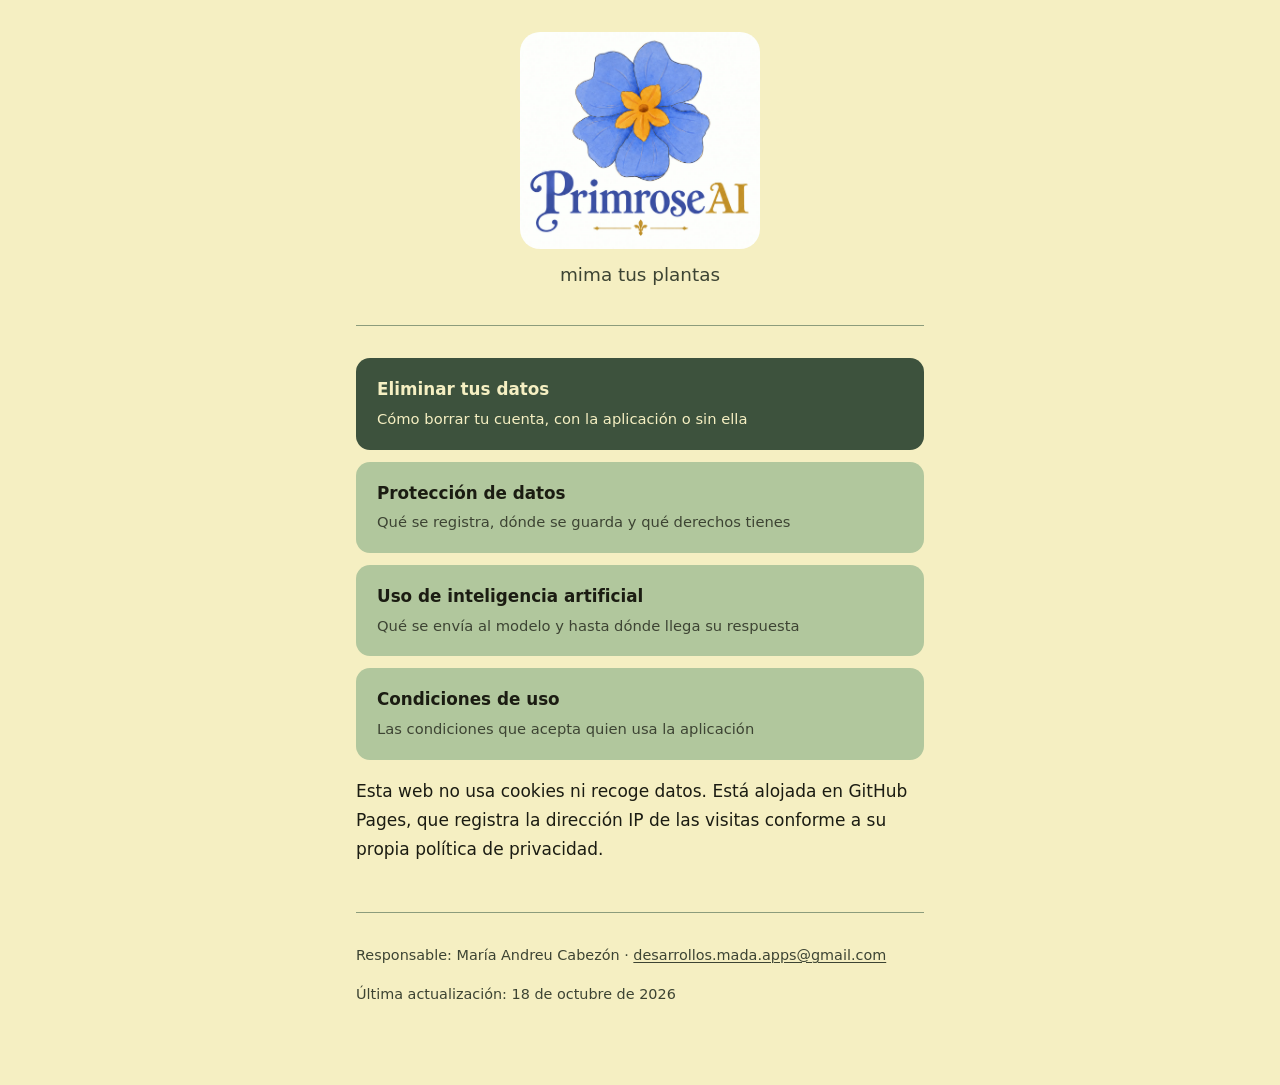
<file: index.html>
<!DOCTYPE html>
<html lang="es">
  <head>
    <meta charset="utf-8" />
    <meta name="viewport" content="width=device-width, initial-scale=1" />
    <title>Primrose AI</title>
    <meta name="description" content="Aplicación para cuidar tus plantas: identifícalas con una foto, apunta sus riegos y sigue cómo están." />
    <meta name="theme-color" content="#f5efc2" media="(prefers-color-scheme: light)" />
    <meta name="theme-color" content="#10140f" media="(prefers-color-scheme: dark)" />
    <link rel="icon" href="icono.png" type="image/png" />
    <link rel="apple-touch-icon" href="icono.png" />
    <meta property="og:site_name" content="Primrose AI" />
    <meta property="og:type" content="website" />
    <meta property="og:locale" content="es_ES" />
    <meta property="og:title" content="Primrose AI" />
    <meta property="og:description" content="Aplicación para cuidar tus plantas: identifícalas con una foto, apunta sus riegos y sigue cómo están." />
    <meta property="og:url" content="https://administracionmadaapps.github.io/MyGarden_web/" />
    <meta property="og:image" content="https://administracionmadaapps.github.io/MyGarden_web/logo.jpg" />
    <meta property="og:image:width" content="1024" />
    <meta property="og:image:height" content="806" />
    <meta property="og:image:alt" content="Primrose AI" />
    <link rel="stylesheet" href="estilo.css" />
  </head>
  <body>
    <div class="envoltorio">
      <header class="portada">
        
        <h1 class="logo"><img src="logo.jpg" alt="Primrose AI" width="1024" height="926" /></h1>
        <p class="lema">mima tus plantas</p>
        
      </header>
      <main>
        <ul class="indice">
          <li>
            <a class="principal" href="borrar-datos.html">
              <strong>Eliminar tus datos</strong>
              <span>Cómo borrar tu cuenta, con la aplicación o sin ella</span>
            </a>
          </li>
          <li>
            <a href="privacidad.html">
              <strong>Protección de datos</strong>
              <span>Qué se registra, dónde se guarda y qué derechos tienes</span>
            </a>
          </li>
          <li>
            <a href="ia.html">
              <strong>Uso de inteligencia artificial</strong>
              <span>Qué se envía al modelo y hasta dónde llega su respuesta</span>
            </a>
          </li>
          <li>
            <a href="terminos.html">
              <strong>Condiciones de uso</strong>
              <span>Las condiciones que acepta quien usa la aplicación</span>
            </a>
          </li>
        </ul>
        <p>Esta web no usa cookies ni recoge datos. Está alojada en GitHub Pages, que registra la
        dirección IP de las visitas conforme a su propia política de privacidad.</p>
      </main>
      <footer>
        
        <p>
          Responsable: María Andreu Cabezón &middot;
          <a href="mailto:desarrollos.mada.apps@gmail.com">desarrollos.mada.apps@gmail.com</a>
        </p>
        <p>Última actualización: 18 de octubre de 2026</p>
      </footer>
    </div>
  </body>
</html>
</file>
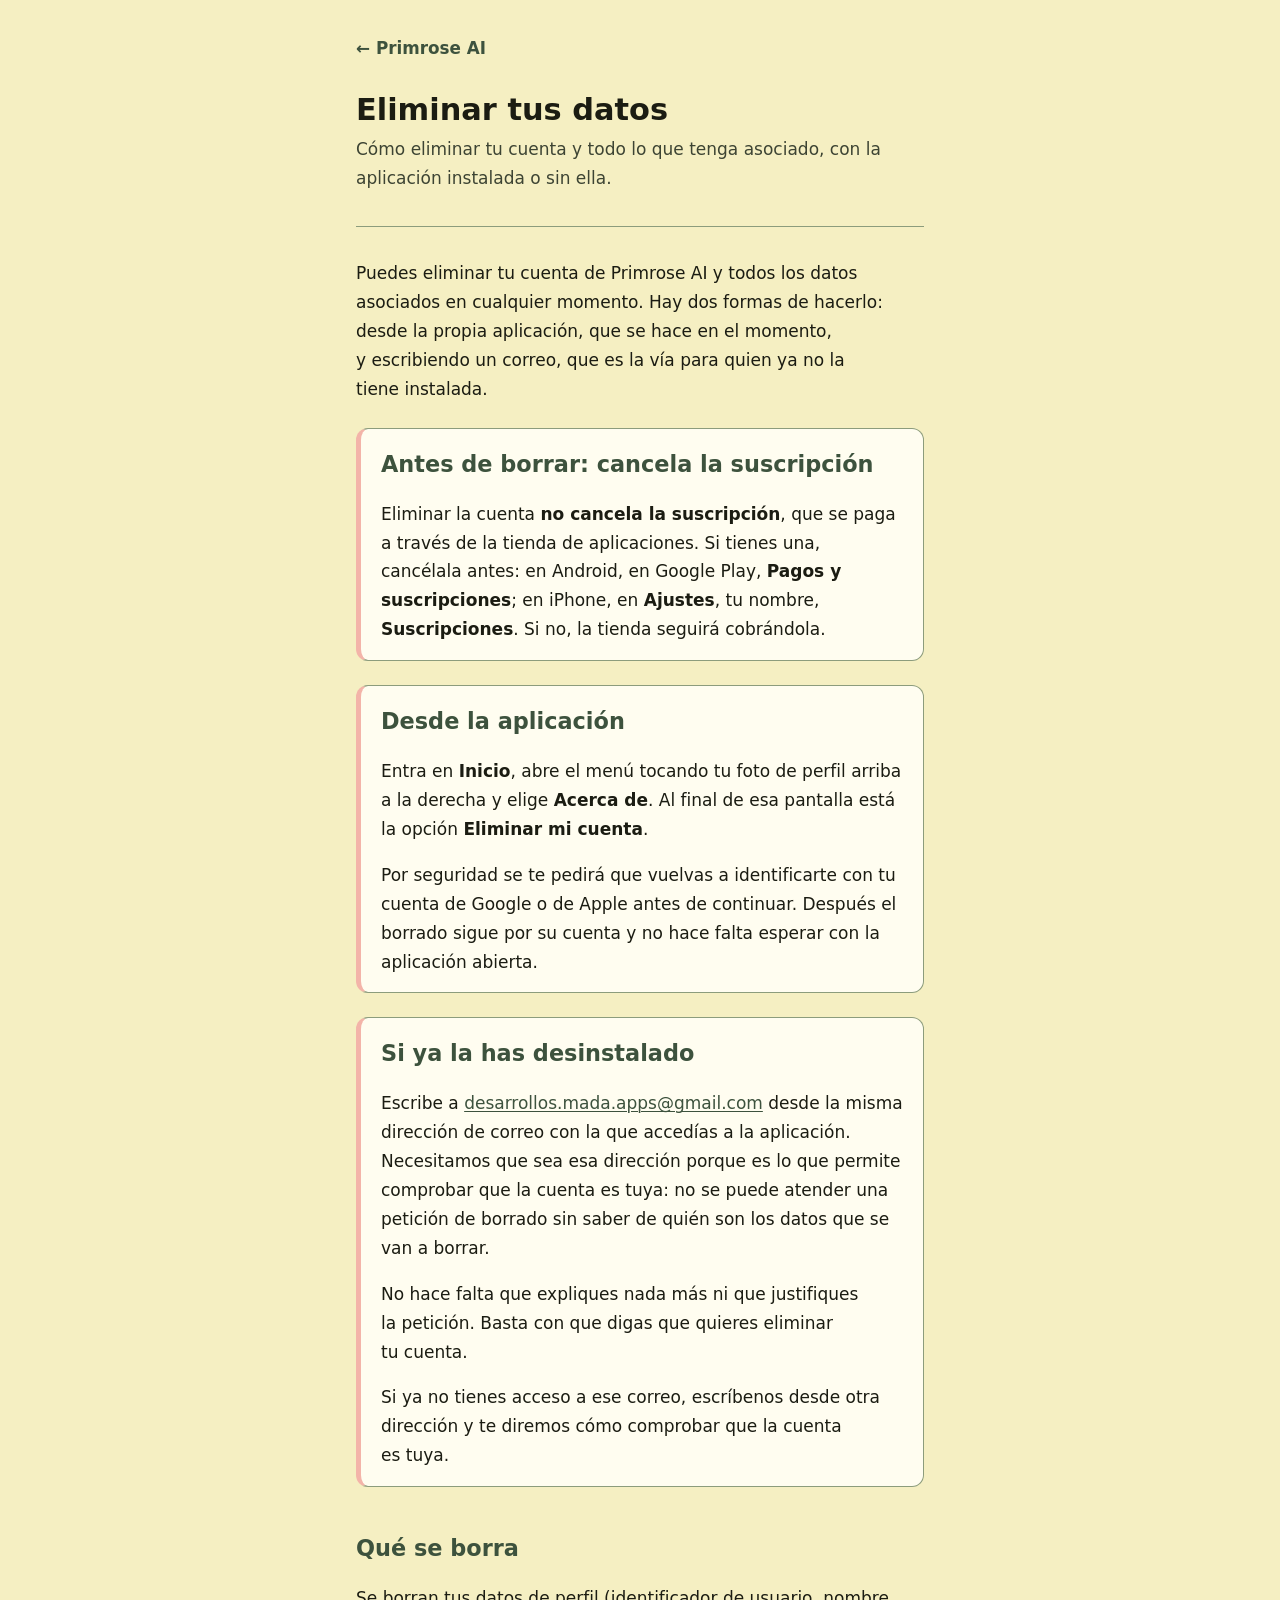
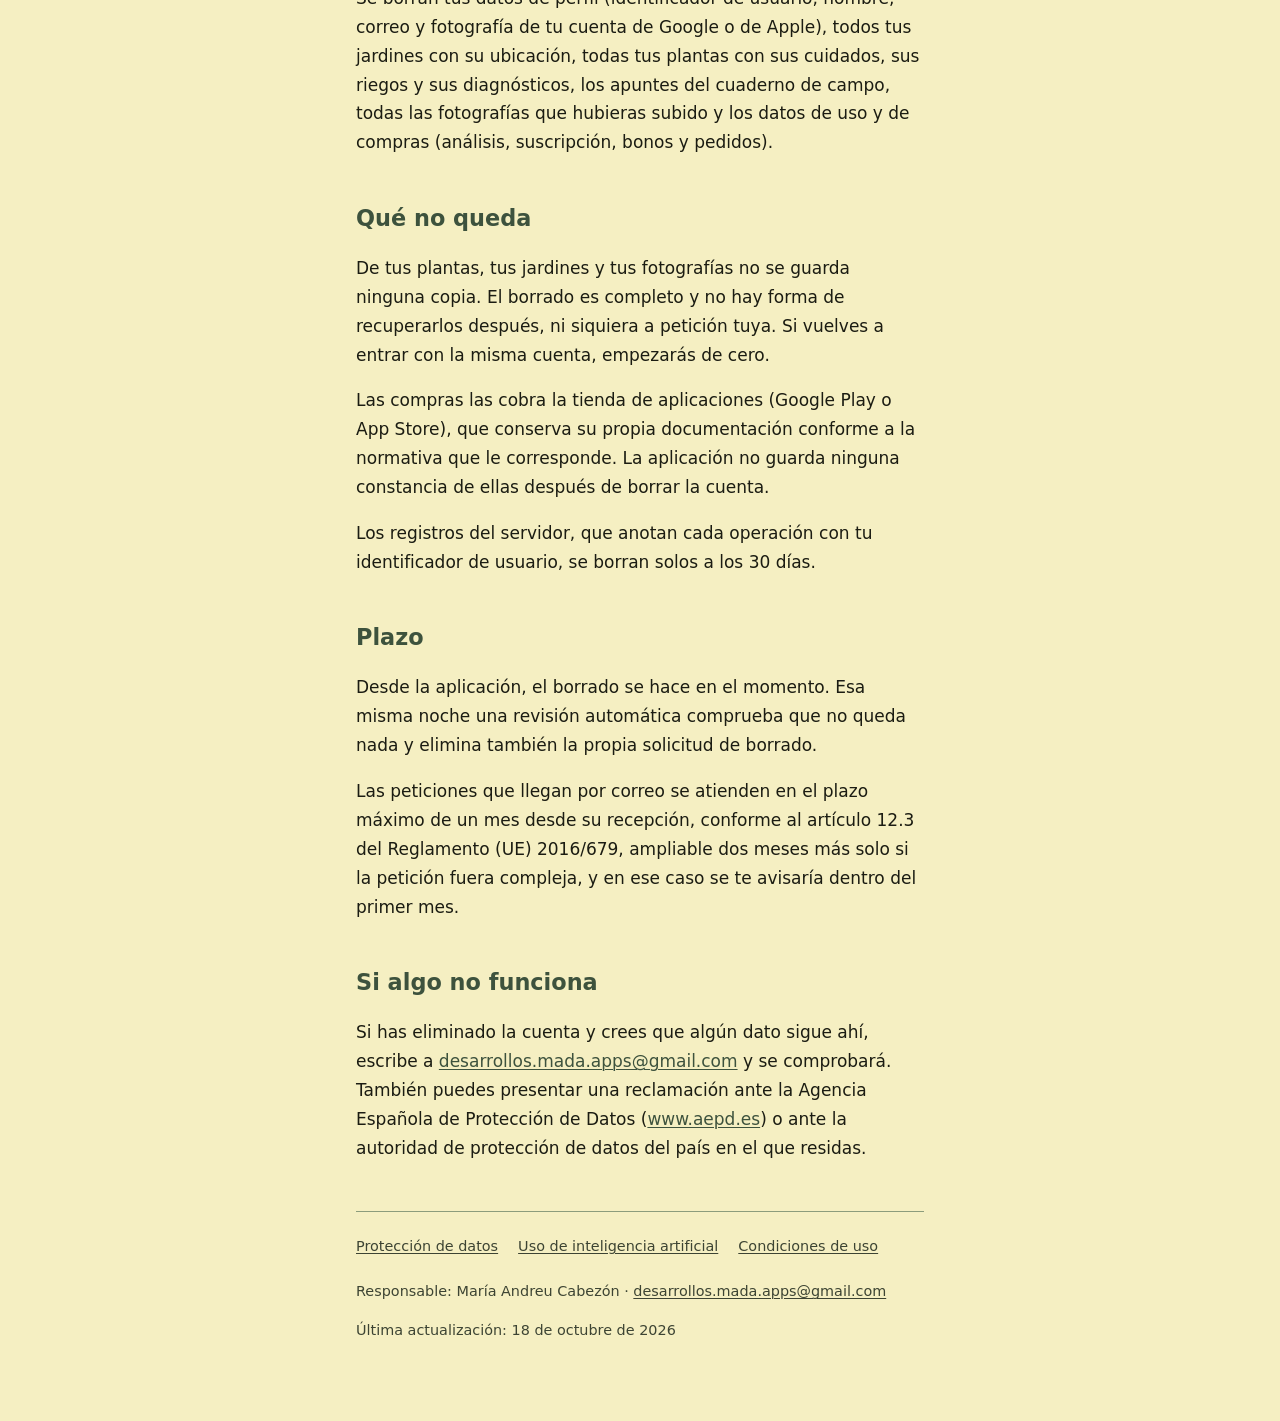
<file: borrar-datos.html>
<!DOCTYPE html>
<html lang="es">
  <head>
    <meta charset="utf-8" />
    <meta name="viewport" content="width=device-width, initial-scale=1" />
    <title>Eliminar tus datos · Primrose AI</title>
    <meta name="description" content="Cómo eliminar tu cuenta y todo lo que tenga asociado, con la aplicación instalada o sin ella." />
    <meta name="theme-color" content="#f5efc2" media="(prefers-color-scheme: light)" />
    <meta name="theme-color" content="#10140f" media="(prefers-color-scheme: dark)" />
    <link rel="icon" href="icono.png" type="image/png" />
    <link rel="apple-touch-icon" href="icono.png" />
    <meta property="og:site_name" content="Primrose AI" />
    <meta property="og:type" content="website" />
    <meta property="og:locale" content="es_ES" />
    <meta property="og:title" content="Eliminar tus datos · Primrose AI" />
    <meta property="og:description" content="Cómo eliminar tu cuenta y todo lo que tenga asociado, con la aplicación instalada o sin ella." />
    <meta property="og:url" content="https://administracionmadaapps.github.io/MyGarden_web/borrar-datos.html" />
    <meta property="og:image" content="https://administracionmadaapps.github.io/MyGarden_web/logo.jpg" />
    <meta property="og:image:width" content="1024" />
    <meta property="og:image:height" content="806" />
    <meta property="og:image:alt" content="Primrose AI" />
    <link rel="stylesheet" href="estilo.css" />
  </head>
  <body>
    <div class="envoltorio">
      <header>
        <a class="marca" href="index.html">&larr; Primrose AI</a>
        <h1>Eliminar tus datos</h1>
        <p class="entradilla">Cómo eliminar tu cuenta y todo lo que tenga asociado, con la aplicación instalada o sin ella.</p>
      </header>
      <main>
        <p>Puedes eliminar tu cuenta de Primrose AI y todos los datos asociados en cualquier momento. Hay dos formas de hacerlo: desde la propia aplicación, que se hace en el momento, y escribiendo un correo, que es la vía para quien ya no la tiene instalada.</p>
        <div class="destacado">
        <h2 id="antes-de-borrar-cancela-la-suscripcion">Antes de borrar: cancela la suscripción</h2>
        <p>Eliminar la cuenta <strong>no cancela la suscripción</strong>, que se paga a través de la tienda de aplicaciones. Si tienes una, cancélala antes: en Android, en Google Play, <strong>Pagos y suscripciones</strong>; en iPhone, en <strong>Ajustes</strong>, tu nombre, <strong>Suscripciones</strong>. Si no, la tienda seguirá cobrándola.</p>
        </div>
        <div class="destacado">
        <h2 id="desde-la-aplicacion">Desde la aplicación</h2>
        <p>Entra en <strong>Inicio</strong>, abre el menú tocando tu foto de perfil arriba a la derecha y elige <strong>Acerca de</strong>. Al final de esa pantalla está la opción <strong>Eliminar mi cuenta</strong>.</p>
        <p>Por seguridad se te pedirá que vuelvas a identificarte con tu cuenta de Google o de Apple antes de continuar. Después el borrado sigue por su cuenta y no hace falta esperar con la aplicación abierta.</p>
        </div>
        <div class="destacado">
        <h2 id="si-ya-la-has-desinstalado">Si ya la has desinstalado</h2>
        <p>Escribe a <a href="mailto:desarrollos.mada.apps@gmail.com?subject=Eliminar%20mi%20cuenta">desarrollos.mada.apps@gmail.com</a> desde la misma dirección de correo con la que accedías a la aplicación. Necesitamos que sea esa dirección porque es lo que permite comprobar que la cuenta es tuya: no se puede atender una petición de borrado sin saber de quién son los datos que se van a borrar.</p>
        <p>No hace falta que expliques nada más ni que justifiques la petición. Basta con que digas que quieres eliminar tu cuenta.</p>
        <p>Si ya no tienes acceso a ese correo, escríbenos desde otra dirección y te diremos cómo comprobar que la cuenta es tuya.</p>
        </div>
        <h2 id="que-se-borra">Qué se borra</h2>
        <p>Se borran tus datos de perfil (identificador de usuario, nombre, correo y fotografía de tu cuenta de Google o de Apple), todos tus jardines con su ubicación, todas tus plantas con sus cuidados, sus riegos y sus diagnósticos, los apuntes del cuaderno de campo, todas las fotografías que hubieras subido y los datos de uso y de compras (análisis, suscripción, bonos y pedidos).</p>
        <h2 id="que-no-queda">Qué no queda</h2>
        <p>De tus plantas, tus jardines y tus fotografías no se guarda ninguna copia. El borrado es completo y no hay forma de recuperarlos después, ni siquiera a petición tuya. Si vuelves a entrar con la misma cuenta, empezarás de cero.</p>
        <p>Las compras las cobra la tienda de aplicaciones (Google Play o App Store), que conserva su propia documentación conforme a la normativa que le corresponde. La aplicación no guarda ninguna constancia de ellas después de borrar la cuenta.</p>
        <p>Los registros del servidor, que anotan cada operación con tu identificador de usuario, se borran solos a los 30 días.</p>
        <h2 id="plazo">Plazo</h2>
        <p>Desde la aplicación, el borrado se hace en el momento. Esa misma noche una revisión automática comprueba que no queda nada y elimina también la propia solicitud de borrado.</p>
        <p>Las peticiones que llegan por correo se atienden en el plazo máximo de un mes desde su recepción, conforme al artículo 12.3 del Reglamento (UE) 2016/679, ampliable dos meses más solo si la petición fuera compleja, y en ese caso se te avisaría dentro del primer mes.</p>
        <h2 id="si-algo-no-funciona">Si algo no funciona</h2>
        <p>Si has eliminado la cuenta y crees que algún dato sigue ahí, escribe a <a href="mailto:desarrollos.mada.apps@gmail.com">desarrollos.mada.apps@gmail.com</a> y se comprobará. También puedes presentar una reclamación ante la Agencia Española de Protección de Datos (<a href="https://www.aepd.es" rel="noopener">www.aepd.es</a>) o ante la autoridad de protección de datos del país en el que residas.</p>
      </main>
      <footer>
        <nav aria-label="Otras páginas">
          <ul>
            <li><a href="privacidad.html">Protección de datos</a></li>
            <li><a href="ia.html">Uso de inteligencia artificial</a></li>
            <li><a href="terminos.html">Condiciones de uso</a></li>
          </ul>
        </nav>
        <p>
          Responsable: María Andreu Cabezón &middot;
          <a href="mailto:desarrollos.mada.apps@gmail.com">desarrollos.mada.apps@gmail.com</a>
        </p>
        <p>Última actualización: 18 de octubre de 2026</p>
      </footer>
    </div>
  </body>
</html>
</file>
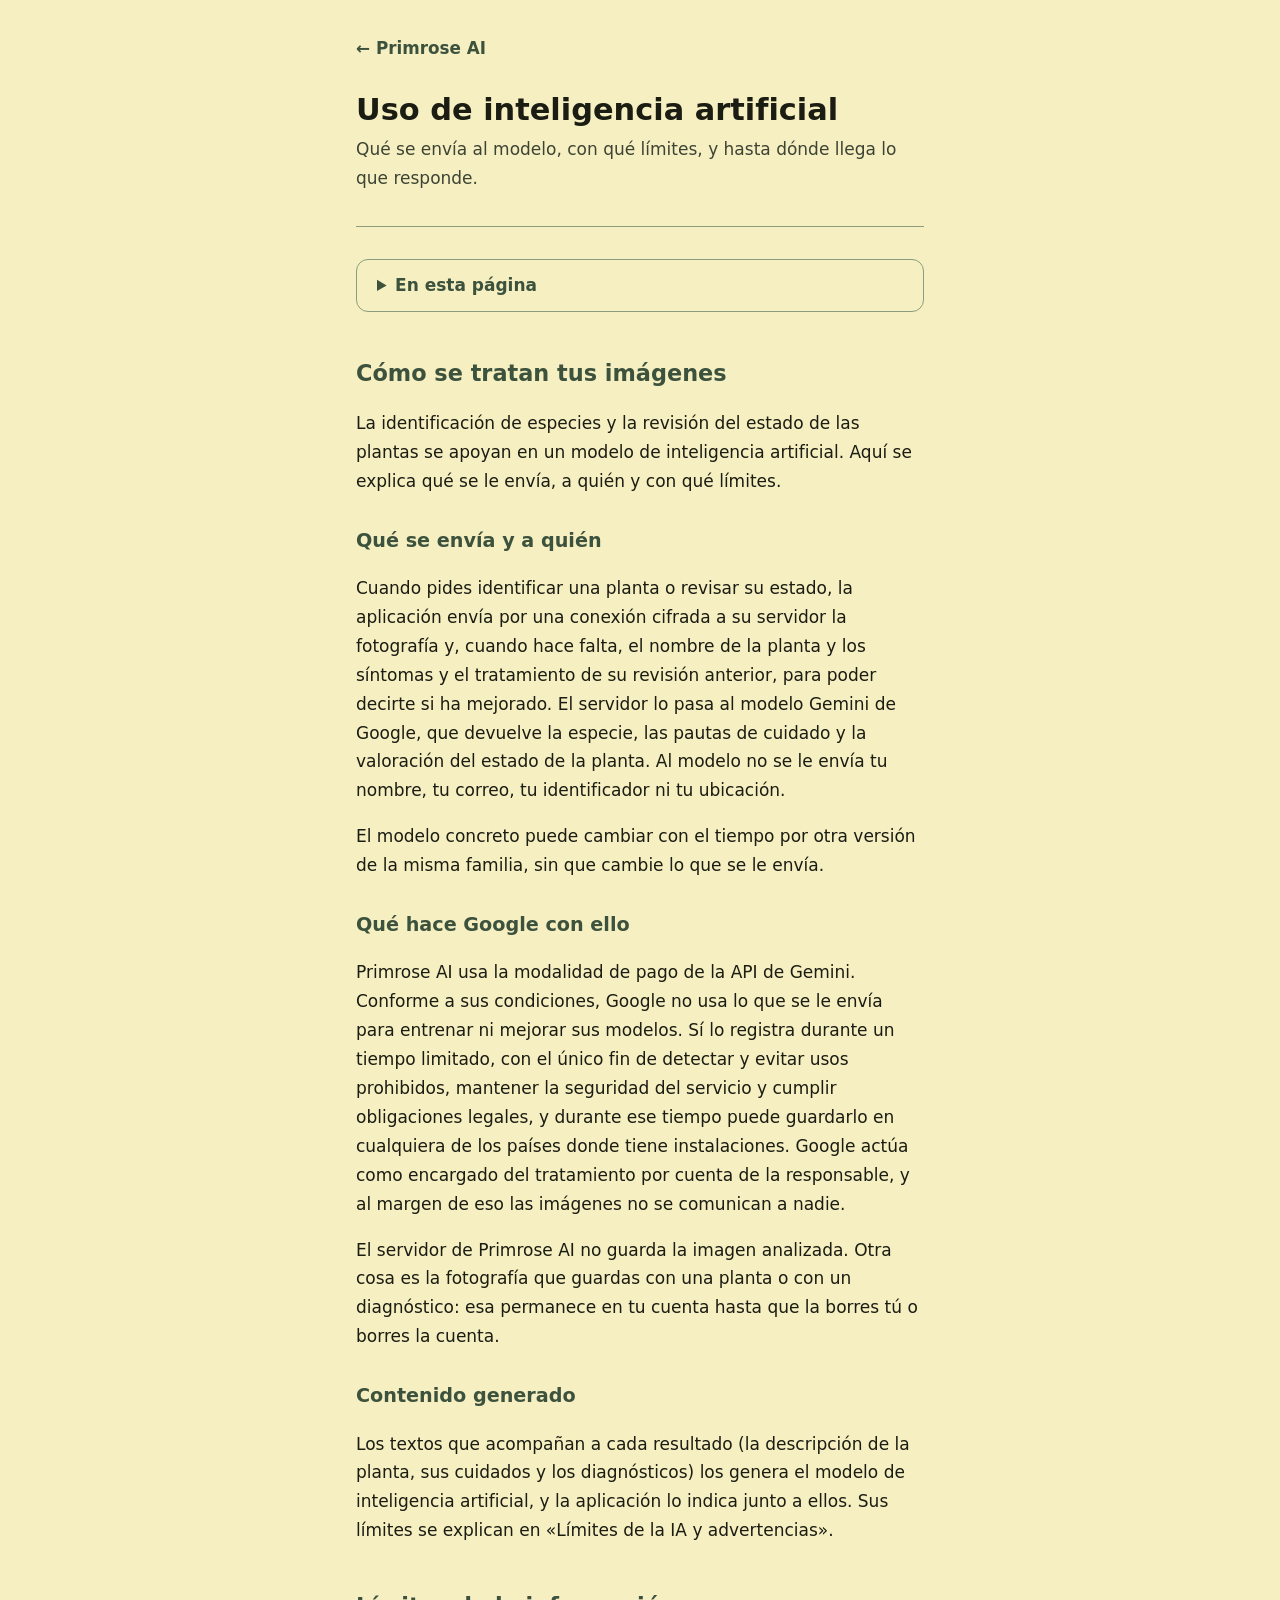
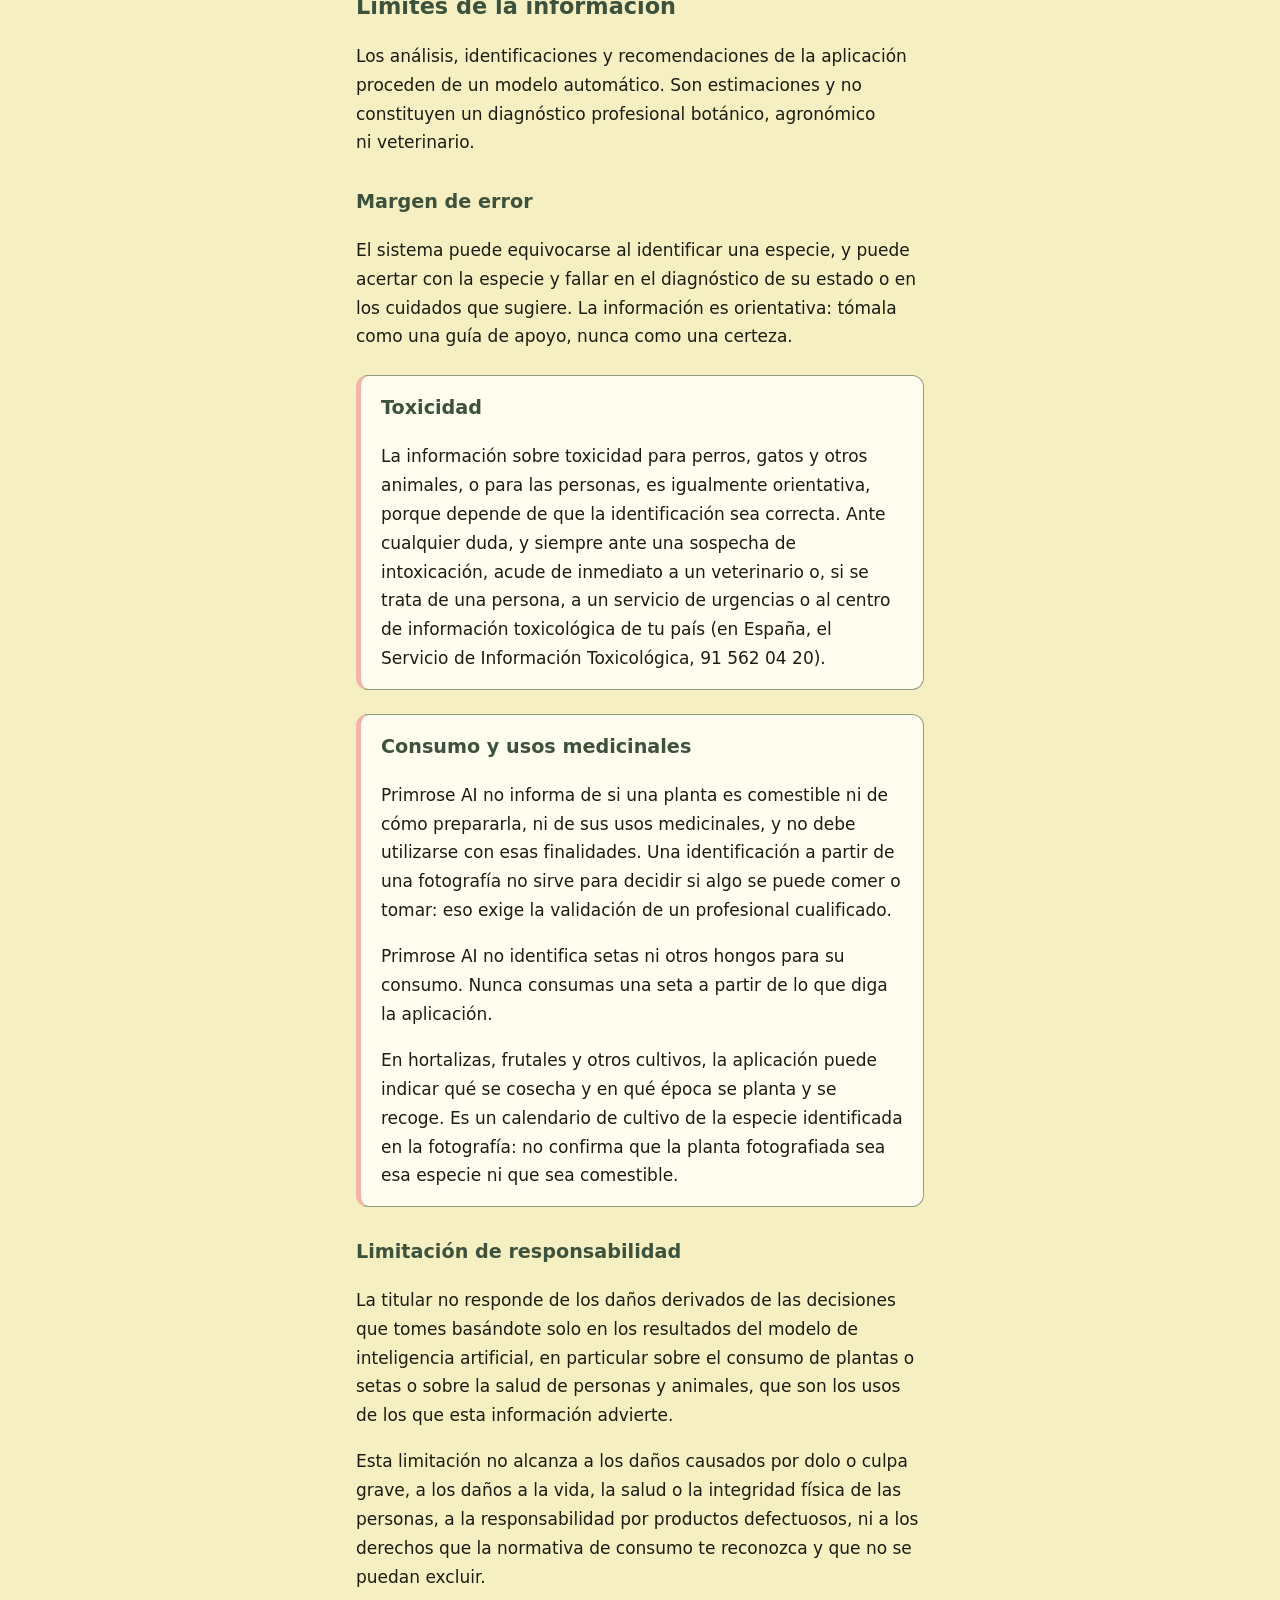
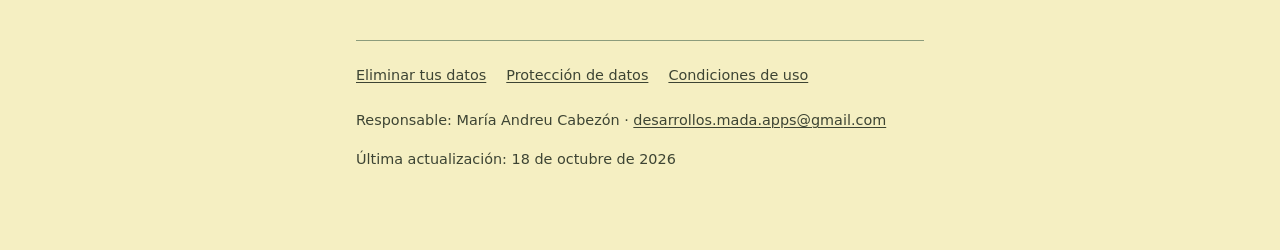
<file: ia.html>
<!DOCTYPE html>
<html lang="es">
  <head>
    <meta charset="utf-8" />
    <meta name="viewport" content="width=device-width, initial-scale=1" />
    <title>Uso de inteligencia artificial · Primrose AI</title>
    <meta name="description" content="Qué se envía al modelo, con qué límites, y hasta dónde llega lo que responde." />
    <meta name="theme-color" content="#f5efc2" media="(prefers-color-scheme: light)" />
    <meta name="theme-color" content="#10140f" media="(prefers-color-scheme: dark)" />
    <link rel="icon" href="icono.png" type="image/png" />
    <link rel="apple-touch-icon" href="icono.png" />
    <meta property="og:site_name" content="Primrose AI" />
    <meta property="og:type" content="website" />
    <meta property="og:locale" content="es_ES" />
    <meta property="og:title" content="Uso de inteligencia artificial · Primrose AI" />
    <meta property="og:description" content="Qué se envía al modelo, con qué límites, y hasta dónde llega lo que responde." />
    <meta property="og:url" content="https://administracionmadaapps.github.io/MyGarden_web/ia.html" />
    <meta property="og:image" content="https://administracionmadaapps.github.io/MyGarden_web/logo.jpg" />
    <meta property="og:image:width" content="1024" />
    <meta property="og:image:height" content="806" />
    <meta property="og:image:alt" content="Primrose AI" />
    <link rel="stylesheet" href="estilo.css" />
  </head>
  <body>
    <div class="envoltorio">
      <header>
        <a class="marca" href="index.html">&larr; Primrose AI</a>
        <h1>Uso de inteligencia artificial</h1>
        <p class="entradilla">Qué se envía al modelo, con qué límites, y hasta dónde llega lo que responde.</p>
      </header>
      <main>
        <nav class="contenido" aria-label="En esta página">
          <details>
            <summary>En esta página</summary>
            <ul>
            <li><a href="#como-se-tratan-tus-imagenes">Cómo se tratan tus imágenes</a></li>
            <li class="sub"><a href="#que-se-envia-y-a-quien">Qué se envía y a quién</a></li>
            <li class="sub"><a href="#que-hace-google-con-ello">Qué hace Google con ello</a></li>
            <li class="sub"><a href="#contenido-generado">Contenido generado</a></li>
            <li><a href="#limites-de-la-informacion">Límites de la información</a></li>
            <li class="sub"><a href="#margen-de-error">Margen de error</a></li>
            <li class="sub"><a href="#toxicidad">Toxicidad</a></li>
            <li class="sub"><a href="#consumo-y-usos-medicinales">Consumo y usos medicinales</a></li>
            <li class="sub"><a href="#limitacion-de-responsabilidad">Limitación de responsabilidad</a></li>
            </ul>
          </details>
        </nav>
        <h2 id="como-se-tratan-tus-imagenes">Cómo se tratan tus imágenes</h2>
        <p>La identificación de especies y la revisión del estado de las plantas se apoyan en un modelo de inteligencia artificial. Aquí se explica qué se le envía, a quién y con qué límites.</p>
        <h3 id="que-se-envia-y-a-quien">Qué se envía y a quién</h3>
        <p>Cuando pides identificar una planta o revisar su estado, la aplicación envía por una conexión cifrada a su servidor la fotografía y, cuando hace falta, el nombre de la planta y los síntomas y el tratamiento de su revisión anterior, para poder decirte si ha mejorado. El servidor lo pasa al modelo Gemini de Google, que devuelve la especie, las pautas de cuidado y la valoración del estado de la planta. Al modelo no se le envía tu nombre, tu correo, tu identificador ni tu ubicación.</p>
        <p>El modelo concreto puede cambiar con el tiempo por otra versión de la misma familia, sin que cambie lo que se le envía.</p>
        <h3 id="que-hace-google-con-ello">Qué hace Google con ello</h3>
        <p>Primrose AI usa la modalidad de pago de la API de Gemini. Conforme a sus condiciones, Google no usa lo que se le envía para entrenar ni mejorar sus modelos. Sí lo registra durante un tiempo limitado, con el único fin de detectar y evitar usos prohibidos, mantener la seguridad del servicio y cumplir obligaciones legales, y durante ese tiempo puede guardarlo en cualquiera de los países donde tiene instalaciones. Google actúa como encargado del tratamiento por cuenta de la responsable, y al margen de eso las imágenes no se comunican a nadie.</p>
        <p>El servidor de Primrose AI no guarda la imagen analizada. Otra cosa es la fotografía que guardas con una planta o con un diagnóstico: esa permanece en tu cuenta hasta que la borres tú o borres la cuenta.</p>
        <h3 id="contenido-generado">Contenido generado</h3>
        <p>Los textos que acompañan a cada resultado (la descripción de la planta, sus cuidados y los diagnósticos) los genera el modelo de inteligencia artificial, y la aplicación lo indica junto a ellos. Sus límites se explican en «Límites de la IA y advertencias».</p>
        <h2 id="limites-de-la-informacion">Límites de la información</h2>
        <p>Los análisis, identificaciones y recomendaciones de la aplicación proceden de un modelo automático. Son estimaciones y no constituyen un diagnóstico profesional botánico, agronómico ni veterinario.</p>
        <h3 id="margen-de-error">Margen de error</h3>
        <p>El sistema puede equivocarse al identificar una especie, y puede acertar con la especie y fallar en el diagnóstico de su estado o en los cuidados que sugiere. La información es orientativa: tómala como una guía de apoyo, nunca como una certeza.</p>
        <div class="destacado">
        <h3 id="toxicidad">Toxicidad</h3>
        <p>La información sobre toxicidad para perros, gatos y otros animales, o para las personas, es igualmente orientativa, porque depende de que la identificación sea correcta. Ante cualquier duda, y siempre ante una sospecha de intoxicación, acude de inmediato a un veterinario o, si se trata de una persona, a un servicio de urgencias o al centro de información toxicológica de tu país (en España, el Servicio de Información Toxicológica, 91 562 04 20).</p>
        </div>
        <div class="destacado">
        <h3 id="consumo-y-usos-medicinales">Consumo y usos medicinales</h3>
        <p>Primrose AI no informa de si una planta es comestible ni de cómo prepararla, ni de sus usos medicinales, y no debe utilizarse con esas finalidades. Una identificación a partir de una fotografía no sirve para decidir si algo se puede comer o tomar: eso exige la validación de un profesional cualificado.</p>
        <p>Primrose AI no identifica setas ni otros hongos para su consumo. Nunca consumas una seta a partir de lo que diga la aplicación.</p>
        <p>En hortalizas, frutales y otros cultivos, la aplicación puede indicar qué se cosecha y en qué época se planta y se recoge. Es un calendario de cultivo de la especie identificada en la fotografía: no confirma que la planta fotografiada sea esa especie ni que sea comestible.</p>
        </div>
        <h3 id="limitacion-de-responsabilidad">Limitación de responsabilidad</h3>
        <p>La titular no responde de los daños derivados de las decisiones que tomes basándote solo en los resultados del modelo de inteligencia artificial, en particular sobre el consumo de plantas o setas o sobre la salud de personas y animales, que son los usos de los que esta información advierte.</p>
        <p>Esta limitación no alcanza a los daños causados por dolo o culpa grave, a los daños a la vida, la salud o la integridad física de las personas, a la responsabilidad por productos defectuosos, ni a los derechos que la normativa de consumo te reconozca y que no se puedan excluir.</p>
      </main>
      <footer>
        <nav aria-label="Otras páginas">
          <ul>
            <li><a href="borrar-datos.html">Eliminar tus datos</a></li>
            <li><a href="privacidad.html">Protección de datos</a></li>
            <li><a href="terminos.html">Condiciones de uso</a></li>
          </ul>
        </nav>
        <p>
          Responsable: María Andreu Cabezón &middot;
          <a href="mailto:desarrollos.mada.apps@gmail.com">desarrollos.mada.apps@gmail.com</a>
        </p>
        <p>Última actualización: 18 de octubre de 2026</p>
      </footer>
    </div>
  </body>
</html>
</file>
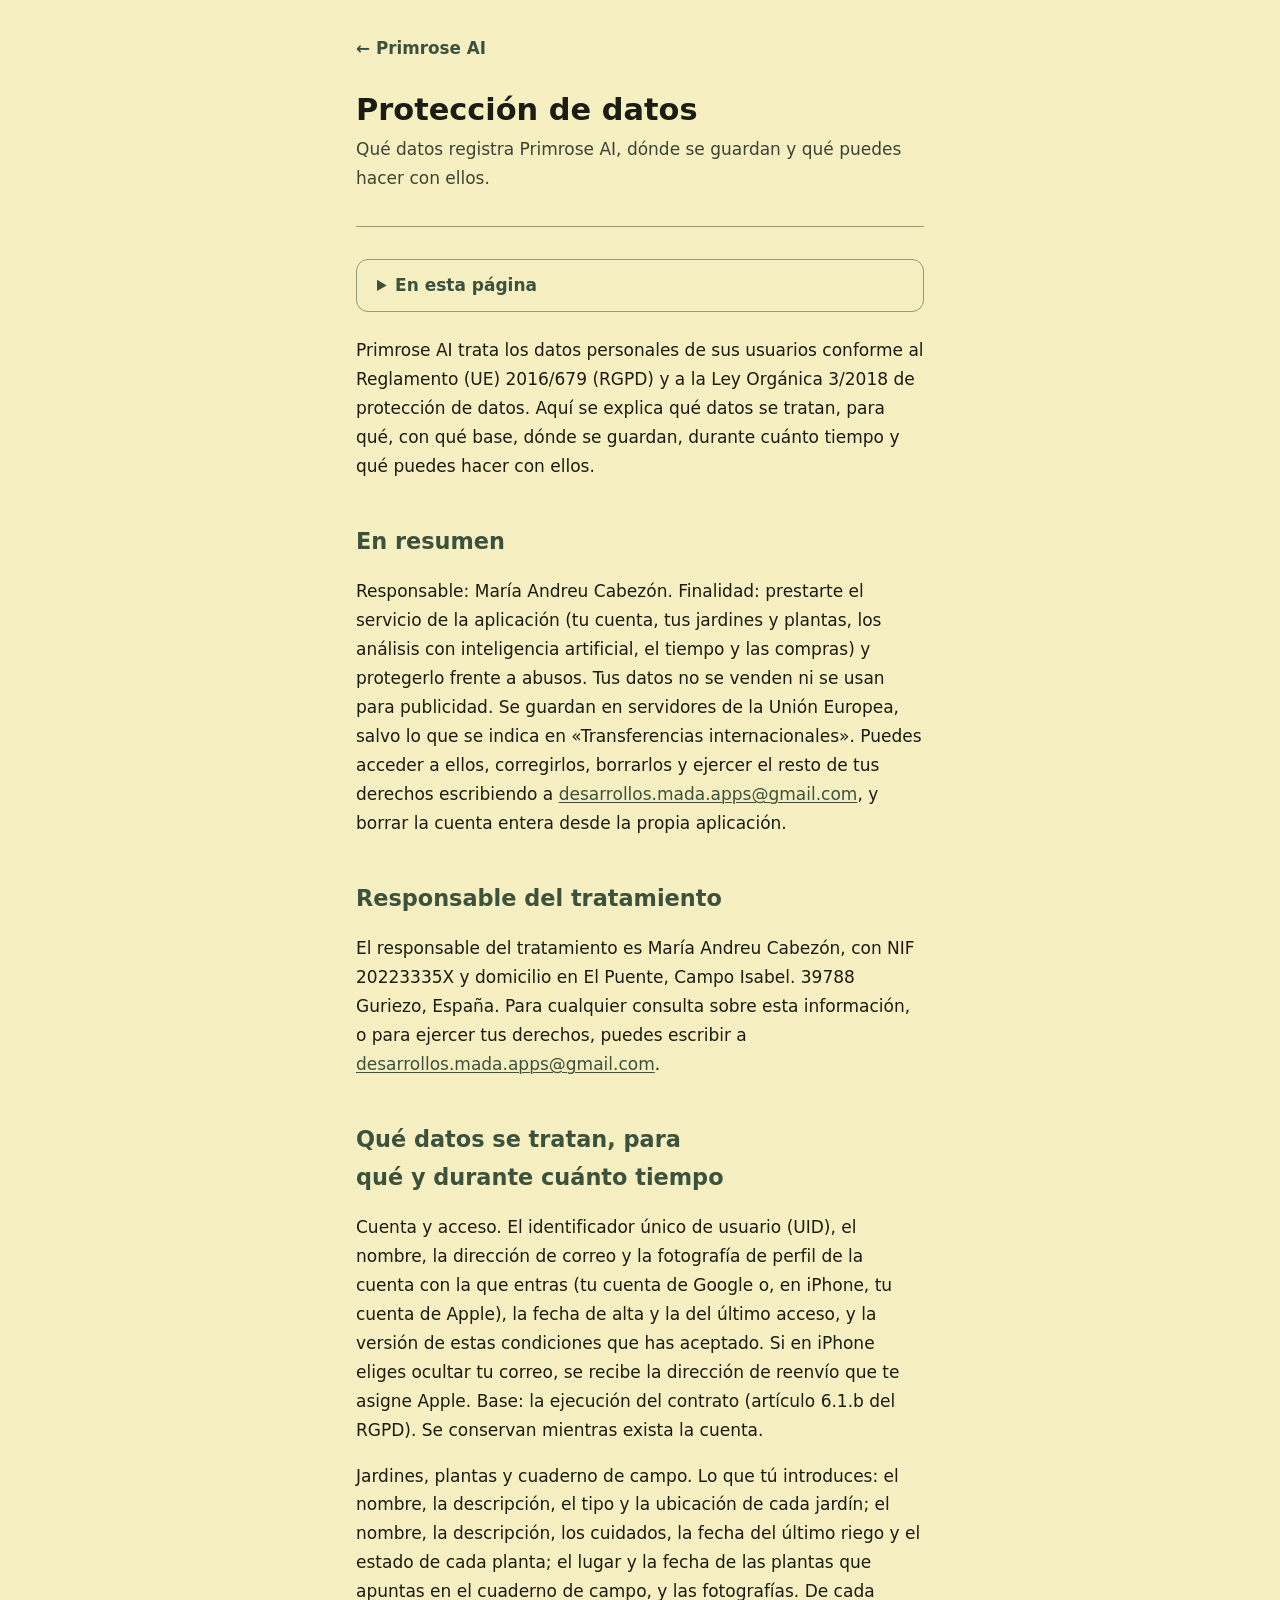
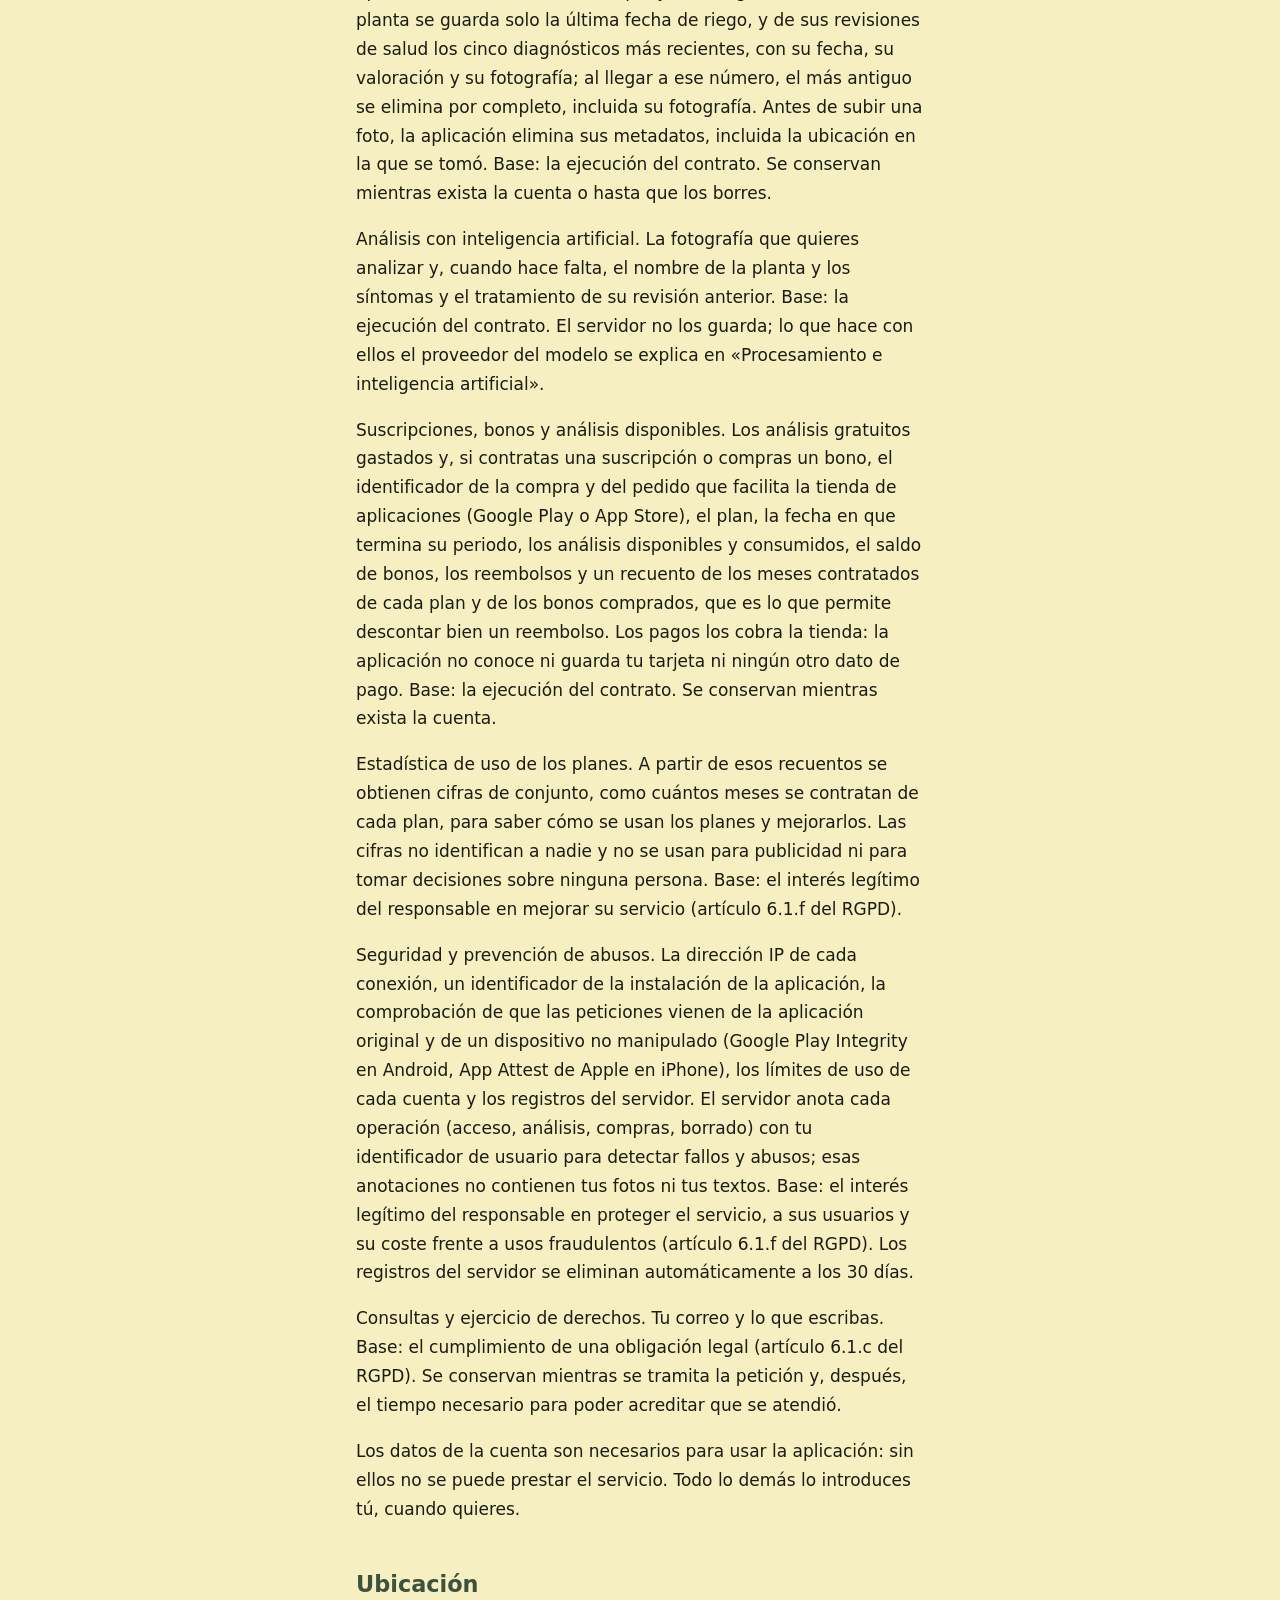
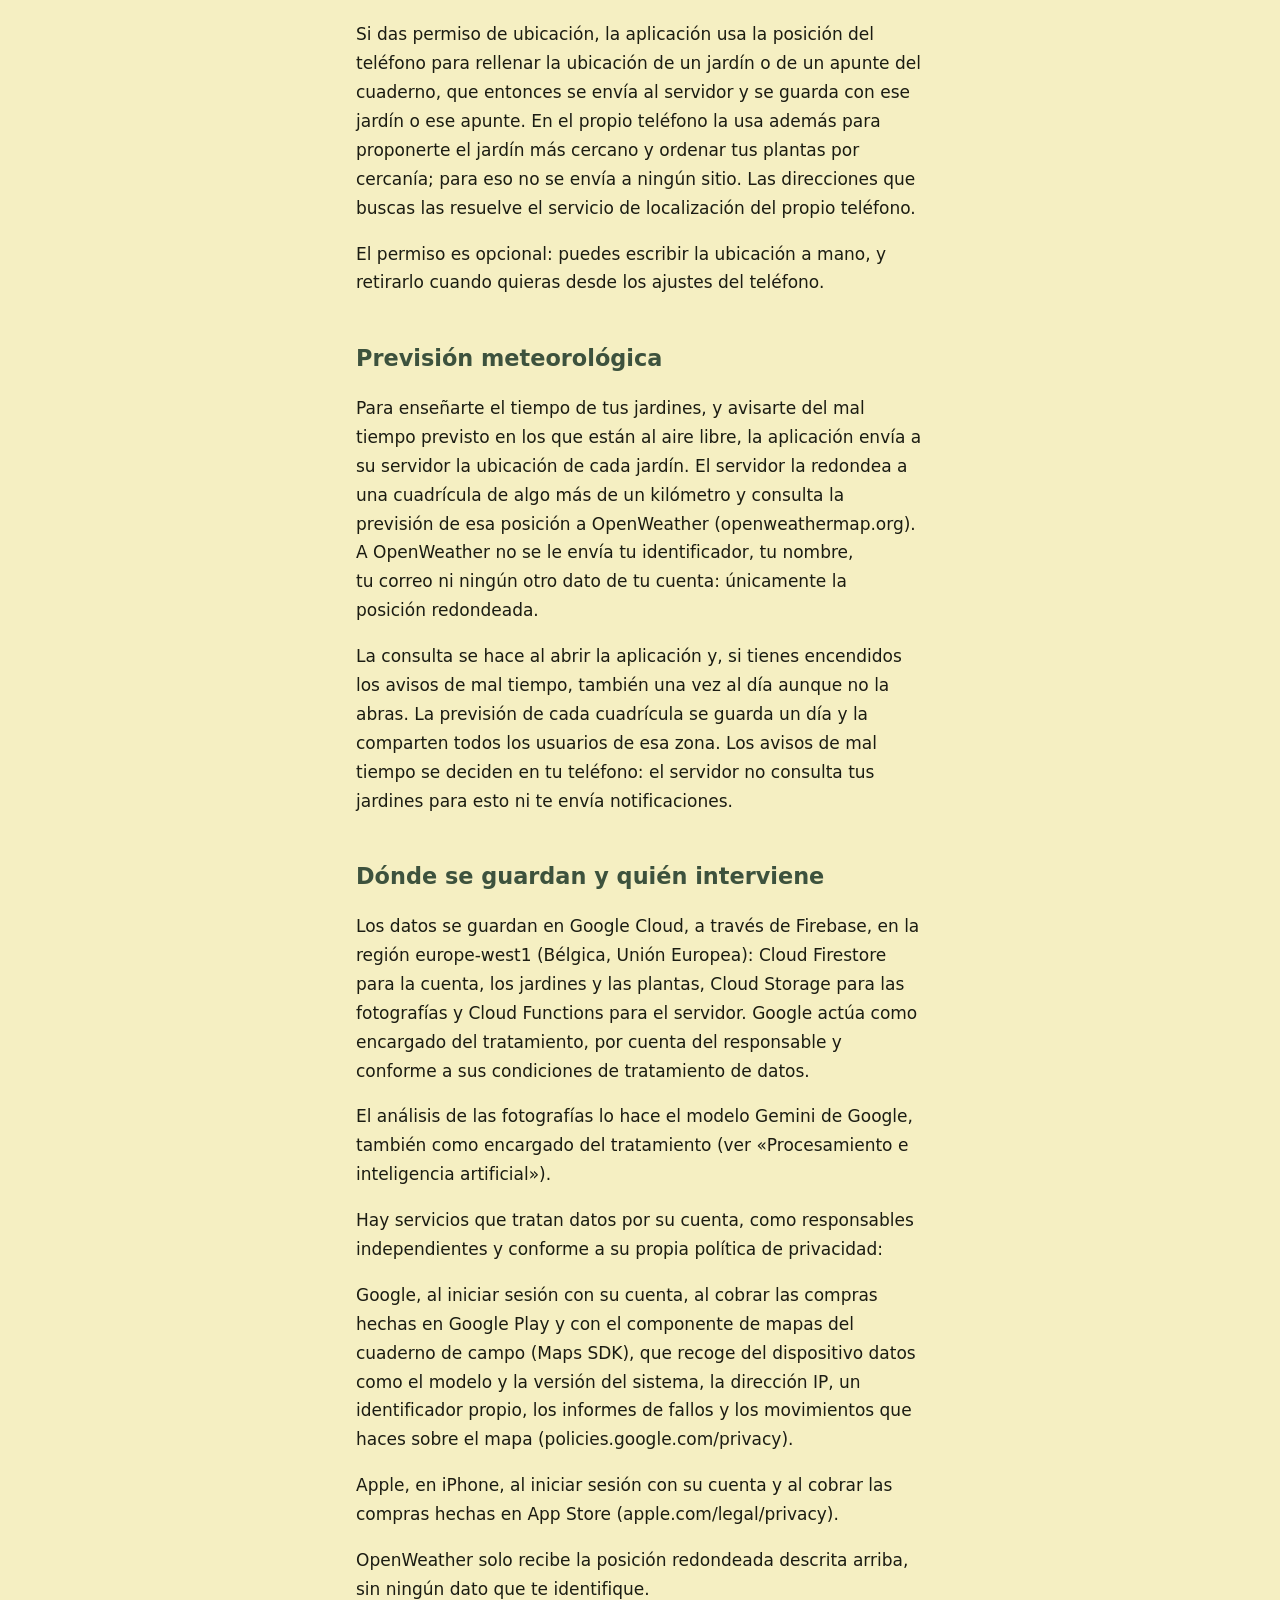
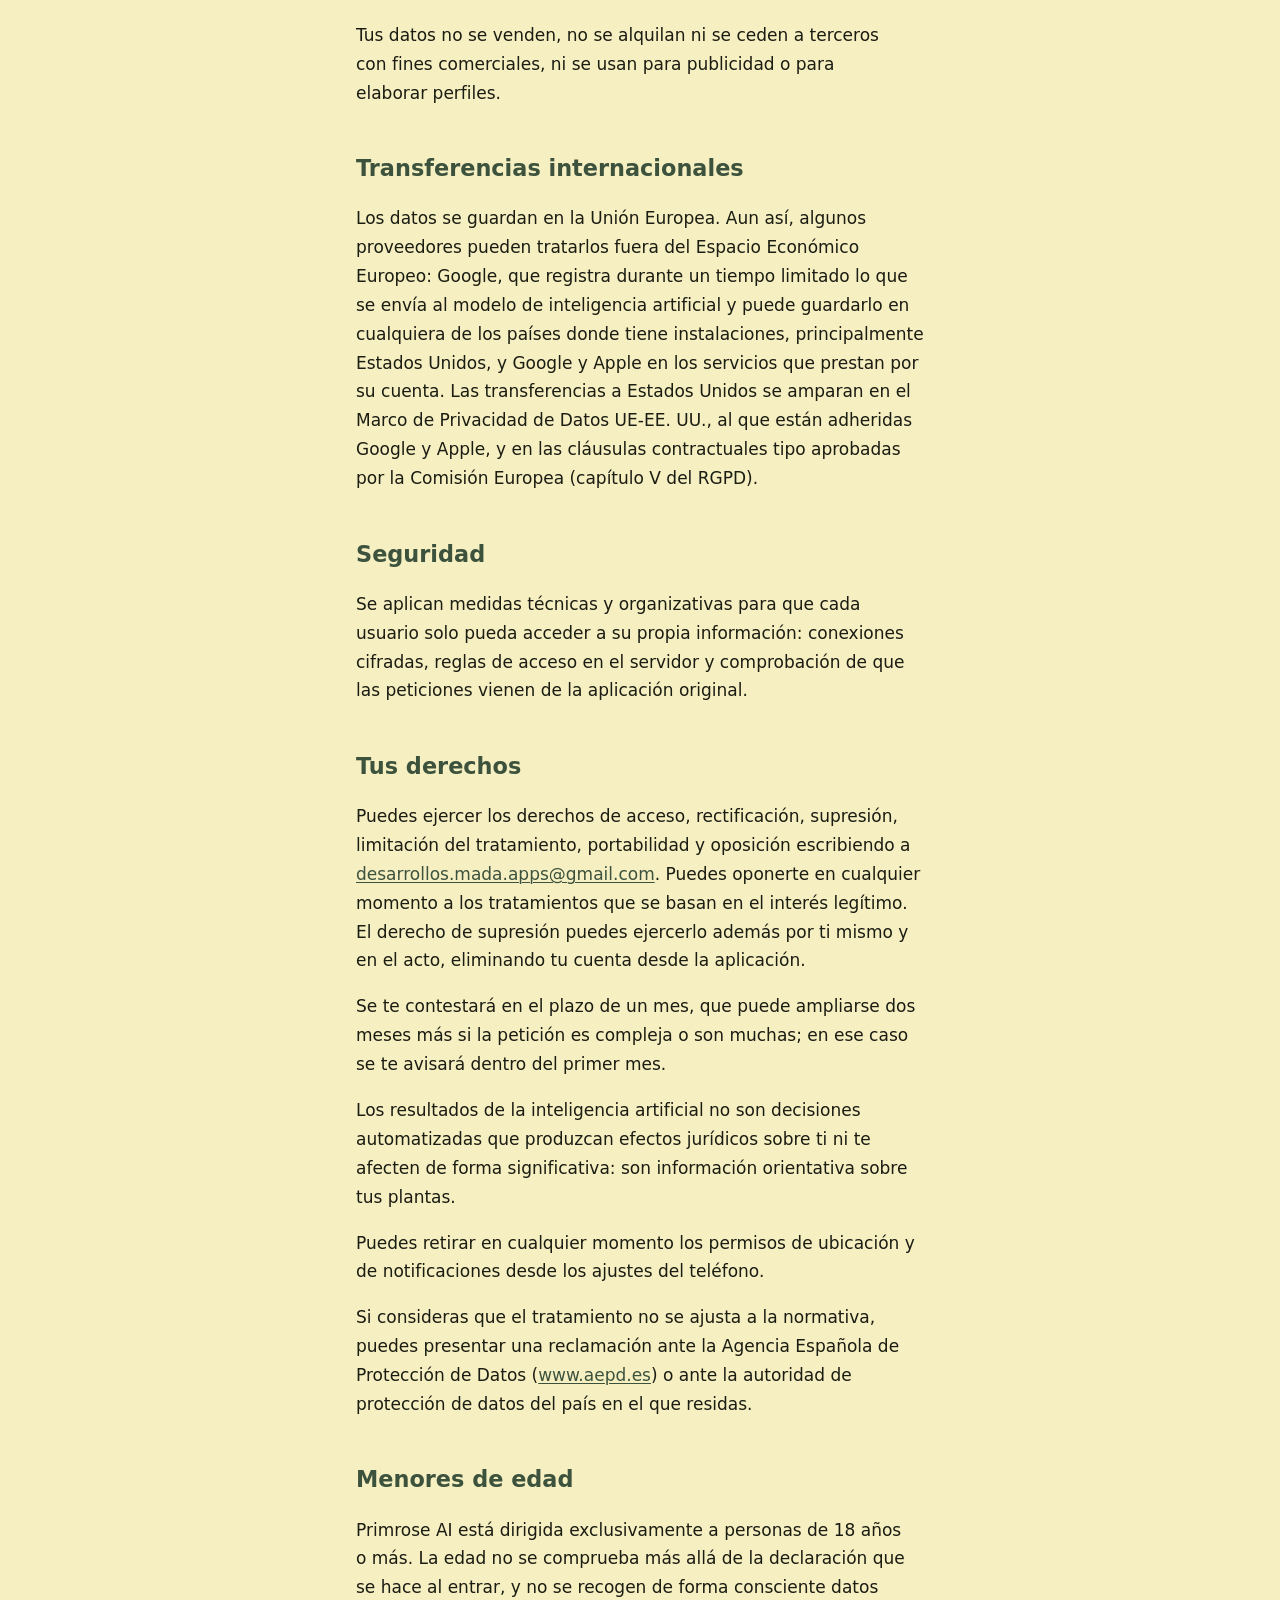
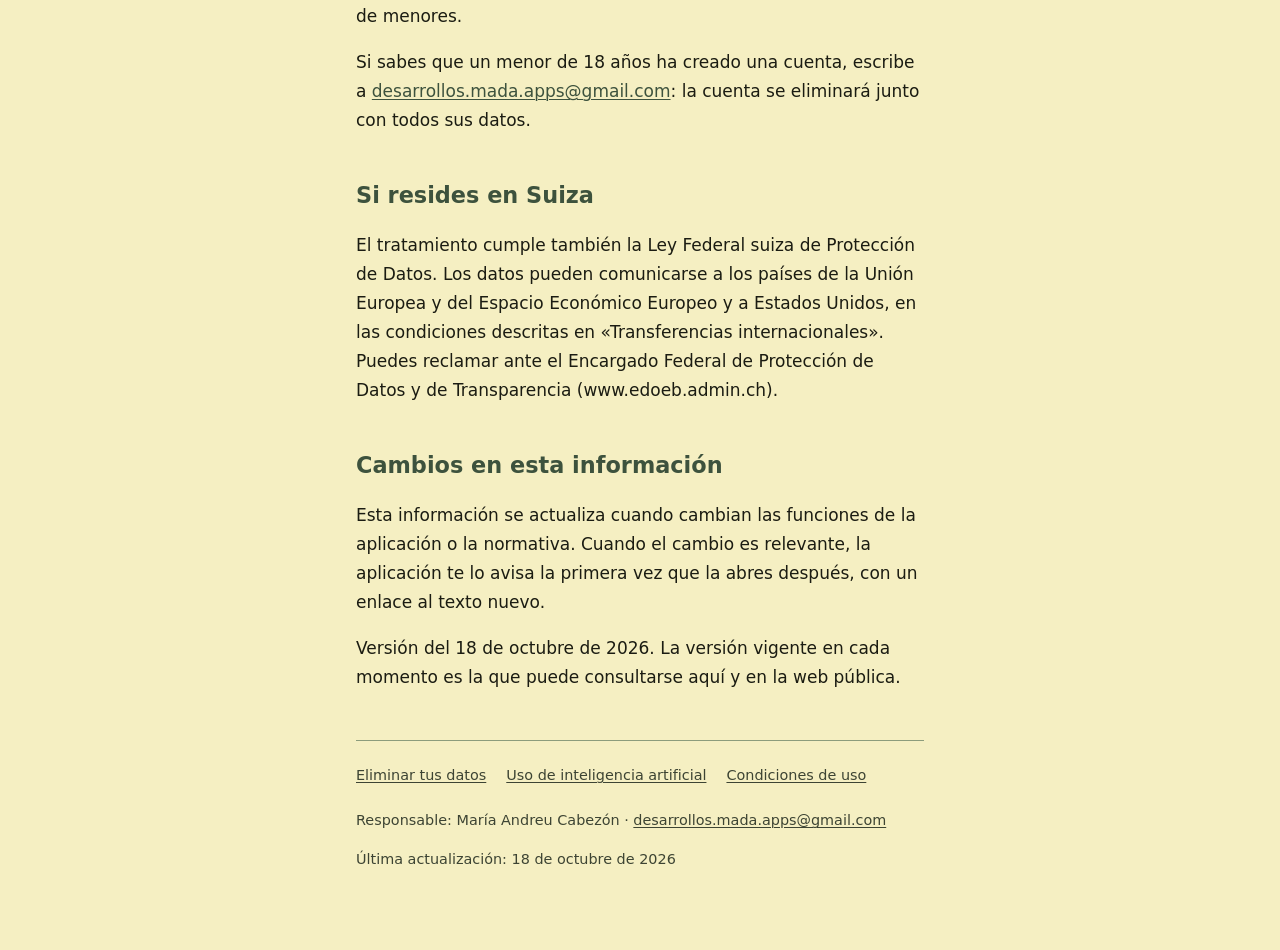
<file: privacidad.html>
<!DOCTYPE html>
<html lang="es">
  <head>
    <meta charset="utf-8" />
    <meta name="viewport" content="width=device-width, initial-scale=1" />
    <title>Protección de datos · Primrose AI</title>
    <meta name="description" content="Qué datos registra Primrose AI, dónde se guardan y qué puedes hacer con ellos." />
    <meta name="theme-color" content="#f5efc2" media="(prefers-color-scheme: light)" />
    <meta name="theme-color" content="#10140f" media="(prefers-color-scheme: dark)" />
    <link rel="icon" href="icono.png" type="image/png" />
    <link rel="apple-touch-icon" href="icono.png" />
    <meta property="og:site_name" content="Primrose AI" />
    <meta property="og:type" content="website" />
    <meta property="og:locale" content="es_ES" />
    <meta property="og:title" content="Protección de datos · Primrose AI" />
    <meta property="og:description" content="Qué datos registra Primrose AI, dónde se guardan y qué puedes hacer con ellos." />
    <meta property="og:url" content="https://administracionmadaapps.github.io/MyGarden_web/privacidad.html" />
    <meta property="og:image" content="https://administracionmadaapps.github.io/MyGarden_web/logo.jpg" />
    <meta property="og:image:width" content="1024" />
    <meta property="og:image:height" content="806" />
    <meta property="og:image:alt" content="Primrose AI" />
    <link rel="stylesheet" href="estilo.css" />
  </head>
  <body>
    <div class="envoltorio">
      <header>
        <a class="marca" href="index.html">&larr; Primrose AI</a>
        <h1>Protección de datos</h1>
        <p class="entradilla">Qué datos registra Primrose AI, dónde se guardan y qué puedes hacer con ellos.</p>
      </header>
      <main>
        <nav class="contenido" aria-label="En esta página">
          <details>
            <summary>En esta página</summary>
            <ul>
            <li><a href="#en-resumen">En resumen</a></li>
            <li><a href="#responsable-del-tratamiento">Responsable del tratamiento</a></li>
            <li><a href="#que-datos-se-tratan-para-que-y-durante-cuanto-tiempo">Qué datos se tratan, para qué y durante cuánto tiempo</a></li>
            <li><a href="#ubicacion">Ubicación</a></li>
            <li><a href="#prevision-meteorologica">Previsión meteorológica</a></li>
            <li><a href="#donde-se-guardan-y-quien-interviene">Dónde se guardan y quién interviene</a></li>
            <li><a href="#transferencias-internacionales">Transferencias internacionales</a></li>
            <li><a href="#seguridad">Seguridad</a></li>
            <li><a href="#tus-derechos">Tus derechos</a></li>
            <li><a href="#menores-de-edad">Menores de edad</a></li>
            <li><a href="#si-resides-en-suiza">Si resides en Suiza</a></li>
            <li><a href="#cambios-en-esta-informacion">Cambios en esta información</a></li>
            </ul>
          </details>
        </nav>
        <p>Primrose AI trata los datos personales de sus usuarios conforme al Reglamento (UE) 2016/679 (RGPD) y a la Ley Orgánica 3/2018 de protección de datos. Aquí se explica qué datos se tratan, para qué, con qué base, dónde se guardan, durante cuánto tiempo y qué puedes hacer con ellos.</p>
        <h2 id="en-resumen">En resumen</h2>
        <p>Responsable: María Andreu Cabezón. Finalidad: prestarte el servicio de la aplicación (tu cuenta, tus jardines y plantas, los análisis con inteligencia artificial, el tiempo y las compras) y protegerlo frente a abusos. Tus datos no se venden ni se usan para publicidad. Se guardan en servidores de la Unión Europea, salvo lo que se indica en «Transferencias internacionales». Puedes acceder a ellos, corregirlos, borrarlos y ejercer el resto de tus derechos escribiendo a <a href="mailto:desarrollos.mada.apps@gmail.com">desarrollos.mada.apps@gmail.com</a>, y borrar la cuenta entera desde la propia aplicación.</p>
        <h2 id="responsable-del-tratamiento">Responsable del tratamiento</h2>
        <p>El responsable del tratamiento es María Andreu Cabezón, con NIF 20223335X y domicilio en El Puente, Campo Isabel. 39788 Guriezo, España. Para cualquier consulta sobre esta información, o para ejercer tus derechos, puedes escribir a <a href="mailto:desarrollos.mada.apps@gmail.com">desarrollos.mada.apps@gmail.com</a>.</p>
        <h2 id="que-datos-se-tratan-para-que-y-durante-cuanto-tiempo">Qué datos se tratan, para qué y durante cuánto tiempo</h2>
        <p>Cuenta y acceso. El identificador único de usuario (UID), el nombre, la dirección de correo y la fotografía de perfil de la cuenta con la que entras (tu cuenta de Google o, en iPhone, tu cuenta de Apple), la fecha de alta y la del último acceso, y la versión de estas condiciones que has aceptado. Si en iPhone eliges ocultar tu correo, se recibe la dirección de reenvío que te asigne Apple. Base: la ejecución del contrato (artículo 6.1.b del RGPD). Se conservan mientras exista la cuenta.</p>
        <p>Jardines, plantas y cuaderno de campo. Lo que tú introduces: el nombre, la descripción, el tipo y la ubicación de cada jardín; el nombre, la descripción, los cuidados, la fecha del último riego y el estado de cada planta; el lugar y la fecha de las plantas que apuntas en el cuaderno de campo, y las fotografías. De cada planta se guarda solo la última fecha de riego, y de sus revisiones de salud los cinco diagnósticos más recientes, con su fecha, su valoración y su fotografía; al llegar a ese número, el más antiguo se elimina por completo, incluida su fotografía. Antes de subir una foto, la aplicación elimina sus metadatos, incluida la ubicación en la que se tomó. Base: la ejecución del contrato. Se conservan mientras exista la cuenta o hasta que los borres.</p>
        <p>Análisis con inteligencia artificial. La fotografía que quieres analizar y, cuando hace falta, el nombre de la planta y los síntomas y el tratamiento de su revisión anterior. Base: la ejecución del contrato. El servidor no los guarda; lo que hace con ellos el proveedor del modelo se explica en «Procesamiento e inteligencia artificial».</p>
        <p>Suscripciones, bonos y análisis disponibles. Los análisis gratuitos gastados y, si contratas una suscripción o compras un bono, el identificador de la compra y del pedido que facilita la tienda de aplicaciones (Google Play o App Store), el plan, la fecha en que termina su periodo, los análisis disponibles y consumidos, el saldo de bonos, los reembolsos y un recuento de los meses contratados de cada plan y de los bonos comprados, que es lo que permite descontar bien un reembolso. Los pagos los cobra la tienda: la aplicación no conoce ni guarda tu tarjeta ni ningún otro dato de pago. Base: la ejecución del contrato. Se conservan mientras exista la cuenta.</p>
        <p>Estadística de uso de los planes. A partir de esos recuentos se obtienen cifras de conjunto, como cuántos meses se contratan de cada plan, para saber cómo se usan los planes y mejorarlos. Las cifras no identifican a nadie y no se usan para publicidad ni para tomar decisiones sobre ninguna persona. Base: el interés legítimo del responsable en mejorar su servicio (artículo 6.1.f del RGPD).</p>
        <p>Seguridad y prevención de abusos. La dirección IP de cada conexión, un identificador de la instalación de la aplicación, la comprobación de que las peticiones vienen de la aplicación original y de un dispositivo no manipulado (Google Play Integrity en Android, App Attest de Apple en iPhone), los límites de uso de cada cuenta y los registros del servidor. El servidor anota cada operación (acceso, análisis, compras, borrado) con tu identificador de usuario para detectar fallos y abusos; esas anotaciones no contienen tus fotos ni tus textos. Base: el interés legítimo del responsable en proteger el servicio, a sus usuarios y su coste frente a usos fraudulentos (artículo 6.1.f del RGPD). Los registros del servidor se eliminan automáticamente a los 30 días.</p>
        <p>Consultas y ejercicio de derechos. Tu correo y lo que escribas. Base: el cumplimiento de una obligación legal (artículo 6.1.c del RGPD). Se conservan mientras se tramita la petición y, después, el tiempo necesario para poder acreditar que se atendió.</p>
        <p>Los datos de la cuenta son necesarios para usar la aplicación: sin ellos no se puede prestar el servicio. Todo lo demás lo introduces tú, cuando quieres.</p>
        <h2 id="ubicacion">Ubicación</h2>
        <p>Si das permiso de ubicación, la aplicación usa la posición del teléfono para rellenar la ubicación de un jardín o de un apunte del cuaderno, que entonces se envía al servidor y se guarda con ese jardín o ese apunte. En el propio teléfono la usa además para proponerte el jardín más cercano y ordenar tus plantas por cercanía; para eso no se envía a ningún sitio. Las direcciones que buscas las resuelve el servicio de localización del propio teléfono.</p>
        <p>El permiso es opcional: puedes escribir la ubicación a mano, y retirarlo cuando quieras desde los ajustes del teléfono.</p>
        <h2 id="prevision-meteorologica">Previsión meteorológica</h2>
        <p>Para enseñarte el tiempo de tus jardines, y avisarte del mal tiempo previsto en los que están al aire libre, la aplicación envía a su servidor la ubicación de cada jardín. El servidor la redondea a una cuadrícula de algo más de un kilómetro y consulta la previsión de esa posición a OpenWeather (openweathermap.org). A OpenWeather no se le envía tu identificador, tu nombre, tu correo ni ningún otro dato de tu cuenta: únicamente la posición redondeada.</p>
        <p>La consulta se hace al abrir la aplicación y, si tienes encendidos los avisos de mal tiempo, también una vez al día aunque no la abras. La previsión de cada cuadrícula se guarda un día y la comparten todos los usuarios de esa zona. Los avisos de mal tiempo se deciden en tu teléfono: el servidor no consulta tus jardines para esto ni te envía notificaciones.</p>
        <h2 id="donde-se-guardan-y-quien-interviene">Dónde se guardan y quién interviene</h2>
        <p>Los datos se guardan en Google Cloud, a través de Firebase, en la región europe-west1 (Bélgica, Unión Europea): Cloud Firestore para la cuenta, los jardines y las plantas, Cloud Storage para las fotografías y Cloud Functions para el servidor. Google actúa como encargado del tratamiento, por cuenta del responsable y conforme a sus condiciones de tratamiento de datos.</p>
        <p>El análisis de las fotografías lo hace el modelo Gemini de Google, también como encargado del tratamiento (ver «Procesamiento e inteligencia artificial»).</p>
        <p>Hay servicios que tratan datos por su cuenta, como responsables independientes y conforme a su propia política de privacidad:</p>
        <p>Google, al iniciar sesión con su cuenta, al cobrar las compras hechas en Google Play y con el componente de mapas del cuaderno de campo (Maps SDK), que recoge del dispositivo datos como el modelo y la versión del sistema, la dirección IP, un identificador propio, los informes de fallos y los movimientos que haces sobre el mapa (policies.google.com/privacy).</p>
        <p>Apple, en iPhone, al iniciar sesión con su cuenta y al cobrar las compras hechas en App Store (apple.com/legal/privacy).</p>
        <p>OpenWeather solo recibe la posición redondeada descrita arriba, sin ningún dato que te identifique.</p>
        <p>Tus datos no se venden, no se alquilan ni se ceden a terceros con fines comerciales, ni se usan para publicidad o para elaborar perfiles.</p>
        <h2 id="transferencias-internacionales">Transferencias internacionales</h2>
        <p>Los datos se guardan en la Unión Europea. Aun así, algunos proveedores pueden tratarlos fuera del Espacio Económico Europeo: Google, que registra durante un tiempo limitado lo que se envía al modelo de inteligencia artificial y puede guardarlo en cualquiera de los países donde tiene instalaciones, principalmente Estados Unidos, y Google y Apple en los servicios que prestan por su cuenta. Las transferencias a Estados Unidos se amparan en el Marco de Privacidad de Datos UE-EE. UU., al que están adheridas Google y Apple, y en las cláusulas contractuales tipo aprobadas por la Comisión Europea (capítulo V del RGPD).</p>
        <h2 id="seguridad">Seguridad</h2>
        <p>Se aplican medidas técnicas y organizativas para que cada usuario solo pueda acceder a su propia información: conexiones cifradas, reglas de acceso en el servidor y comprobación de que las peticiones vienen de la aplicación original.</p>
        <h2 id="tus-derechos">Tus derechos</h2>
        <p>Puedes ejercer los derechos de acceso, rectificación, supresión, limitación del tratamiento, portabilidad y oposición escribiendo a <a href="mailto:desarrollos.mada.apps@gmail.com">desarrollos.mada.apps@gmail.com</a>. Puedes oponerte en cualquier momento a los tratamientos que se basan en el interés legítimo. El derecho de supresión puedes ejercerlo además por ti mismo y en el acto, eliminando tu cuenta desde la aplicación.</p>
        <p>Se te contestará en el plazo de un mes, que puede ampliarse dos meses más si la petición es compleja o son muchas; en ese caso se te avisará dentro del primer mes.</p>
        <p>Los resultados de la inteligencia artificial no son decisiones automatizadas que produzcan efectos jurídicos sobre ti ni te afecten de forma significativa: son información orientativa sobre tus plantas.</p>
        <p>Puedes retirar en cualquier momento los permisos de ubicación y de notificaciones desde los ajustes del teléfono.</p>
        <p>Si consideras que el tratamiento no se ajusta a la normativa, puedes presentar una reclamación ante la Agencia Española de Protección de Datos (<a href="https://www.aepd.es" rel="noopener">www.aepd.es</a>) o ante la autoridad de protección de datos del país en el que residas.</p>
        <h2 id="menores-de-edad">Menores de edad</h2>
        <p>Primrose AI está dirigida exclusivamente a personas de 18 años o más. La edad no se comprueba más allá de la declaración que se hace al entrar, y no se recogen de forma consciente datos de menores.</p>
        <p>Si sabes que un menor de 18 años ha creado una cuenta, escribe a <a href="mailto:desarrollos.mada.apps@gmail.com">desarrollos.mada.apps@gmail.com</a>: la cuenta se eliminará junto con todos sus datos.</p>
        <h2 id="si-resides-en-suiza">Si resides en Suiza</h2>
        <p>El tratamiento cumple también la Ley Federal suiza de Protección de Datos. Los datos pueden comunicarse a los países de la Unión Europea y del Espacio Económico Europeo y a Estados Unidos, en las condiciones descritas en «Transferencias internacionales». Puedes reclamar ante el Encargado Federal de Protección de Datos y de Transparencia (www.edoeb.admin.ch).</p>
        <h2 id="cambios-en-esta-informacion">Cambios en esta información</h2>
        <p>Esta información se actualiza cuando cambian las funciones de la aplicación o la normativa. Cuando el cambio es relevante, la aplicación te lo avisa la primera vez que la abres después, con un enlace al texto nuevo.</p>
        <p>Versión del 18 de octubre de 2026. La versión vigente en cada momento es la que puede consultarse aquí y en la web pública.</p>
      </main>
      <footer>
        <nav aria-label="Otras páginas">
          <ul>
            <li><a href="borrar-datos.html">Eliminar tus datos</a></li>
            <li><a href="ia.html">Uso de inteligencia artificial</a></li>
            <li><a href="terminos.html">Condiciones de uso</a></li>
          </ul>
        </nav>
        <p>
          Responsable: María Andreu Cabezón &middot;
          <a href="mailto:desarrollos.mada.apps@gmail.com">desarrollos.mada.apps@gmail.com</a>
        </p>
        <p>Última actualización: 18 de octubre de 2026</p>
      </footer>
    </div>
  </body>
</html>
</file>
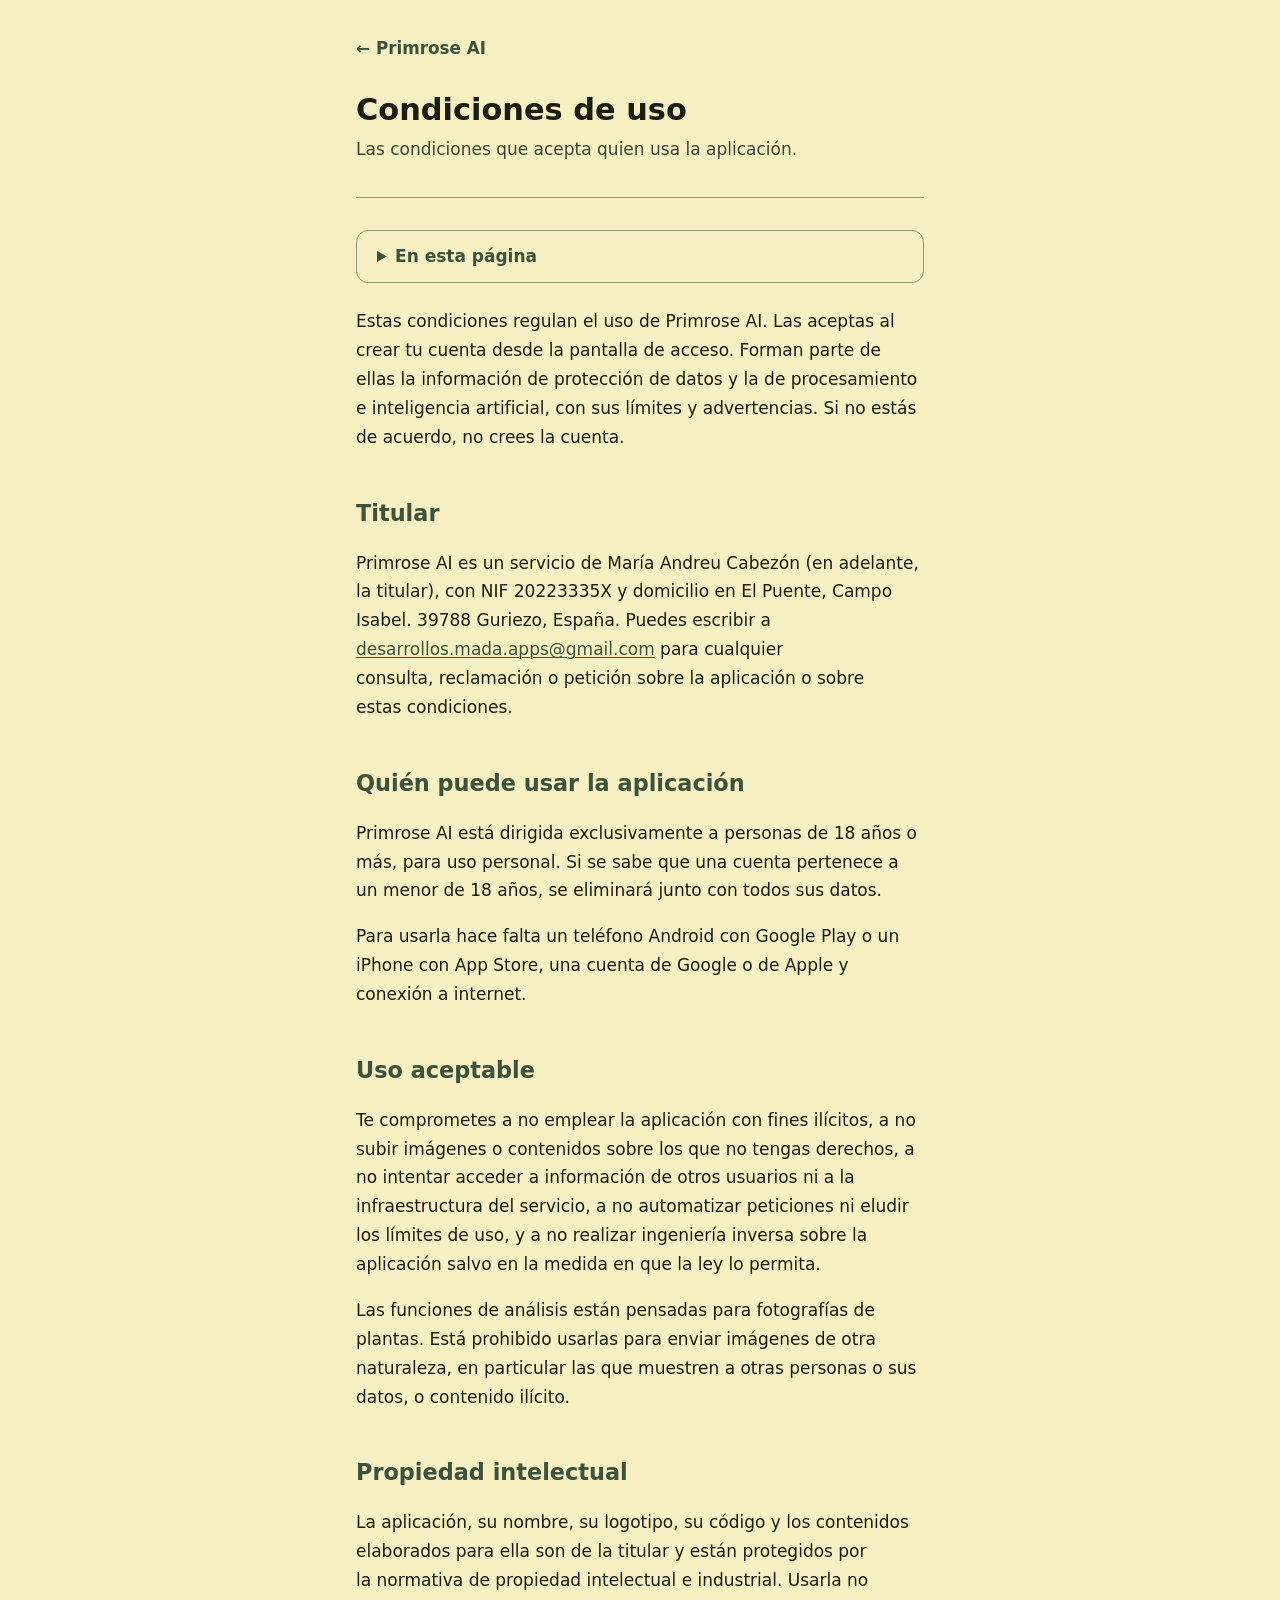
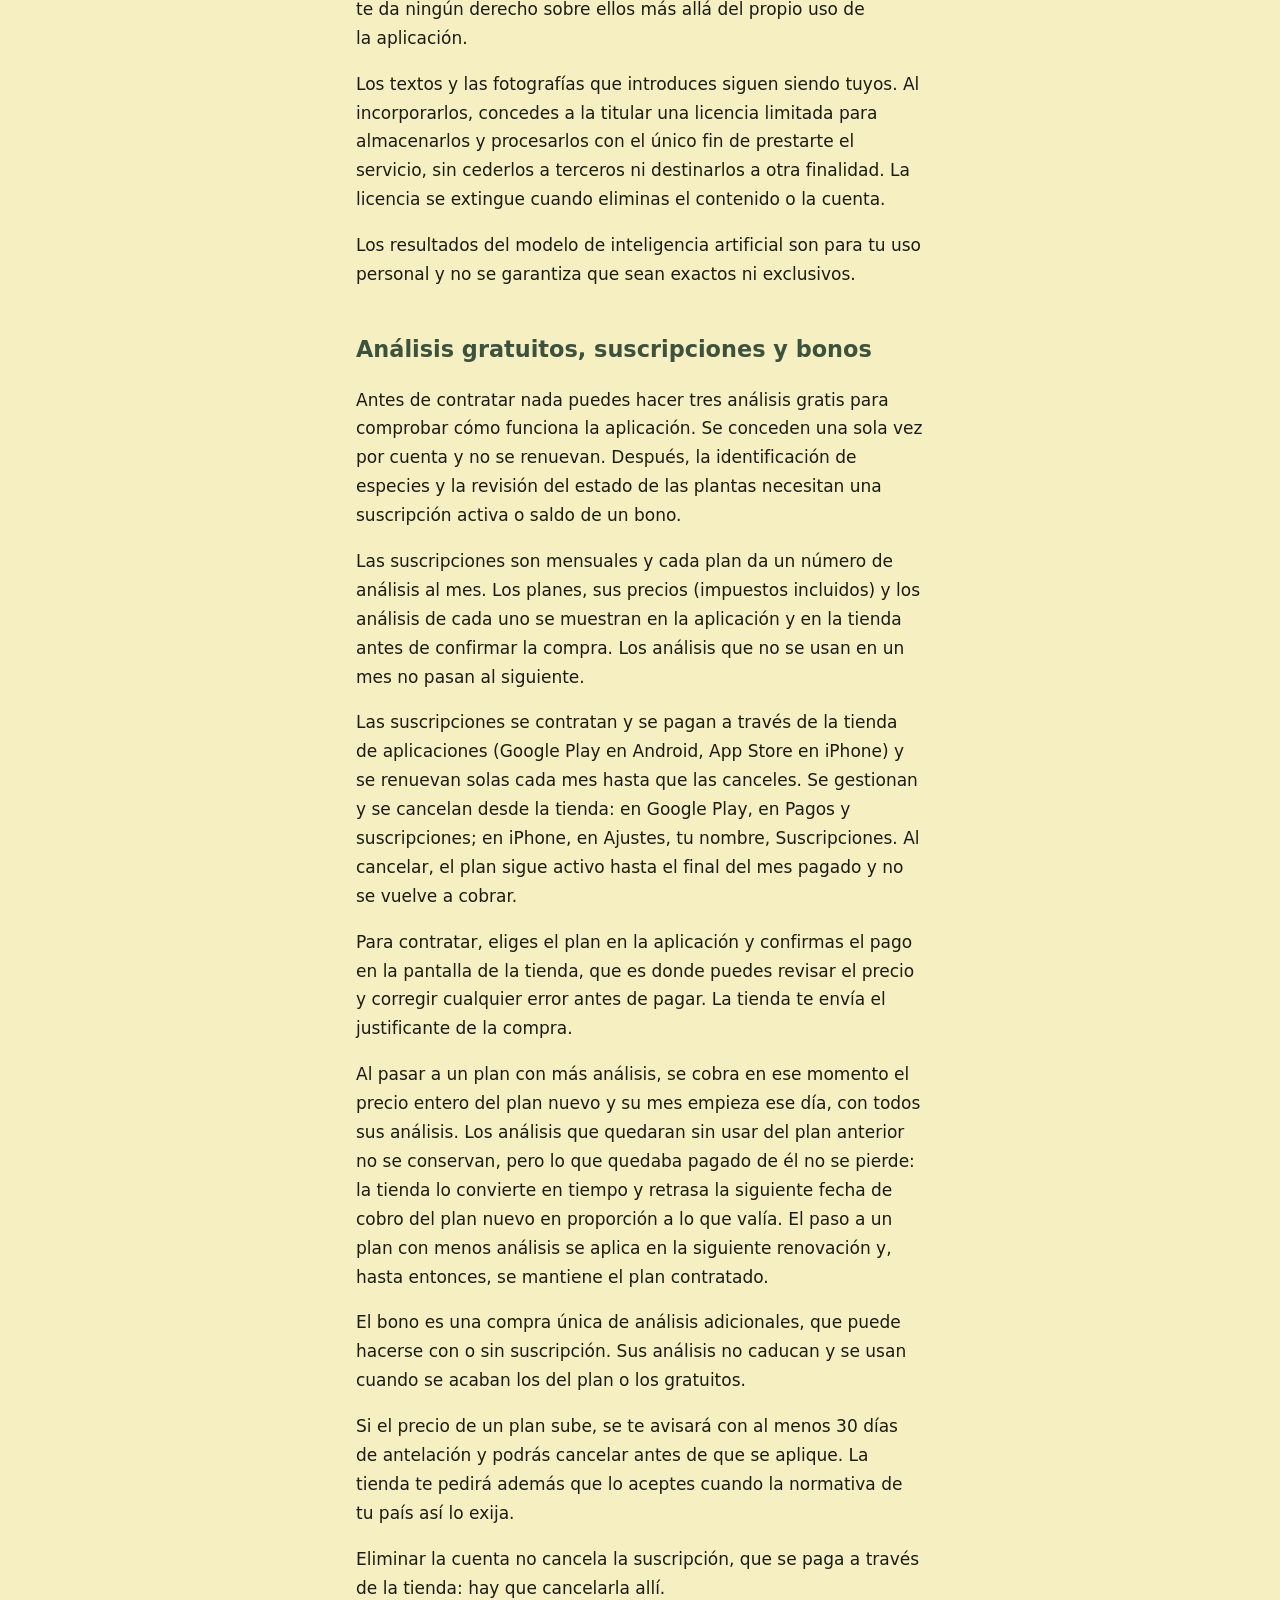
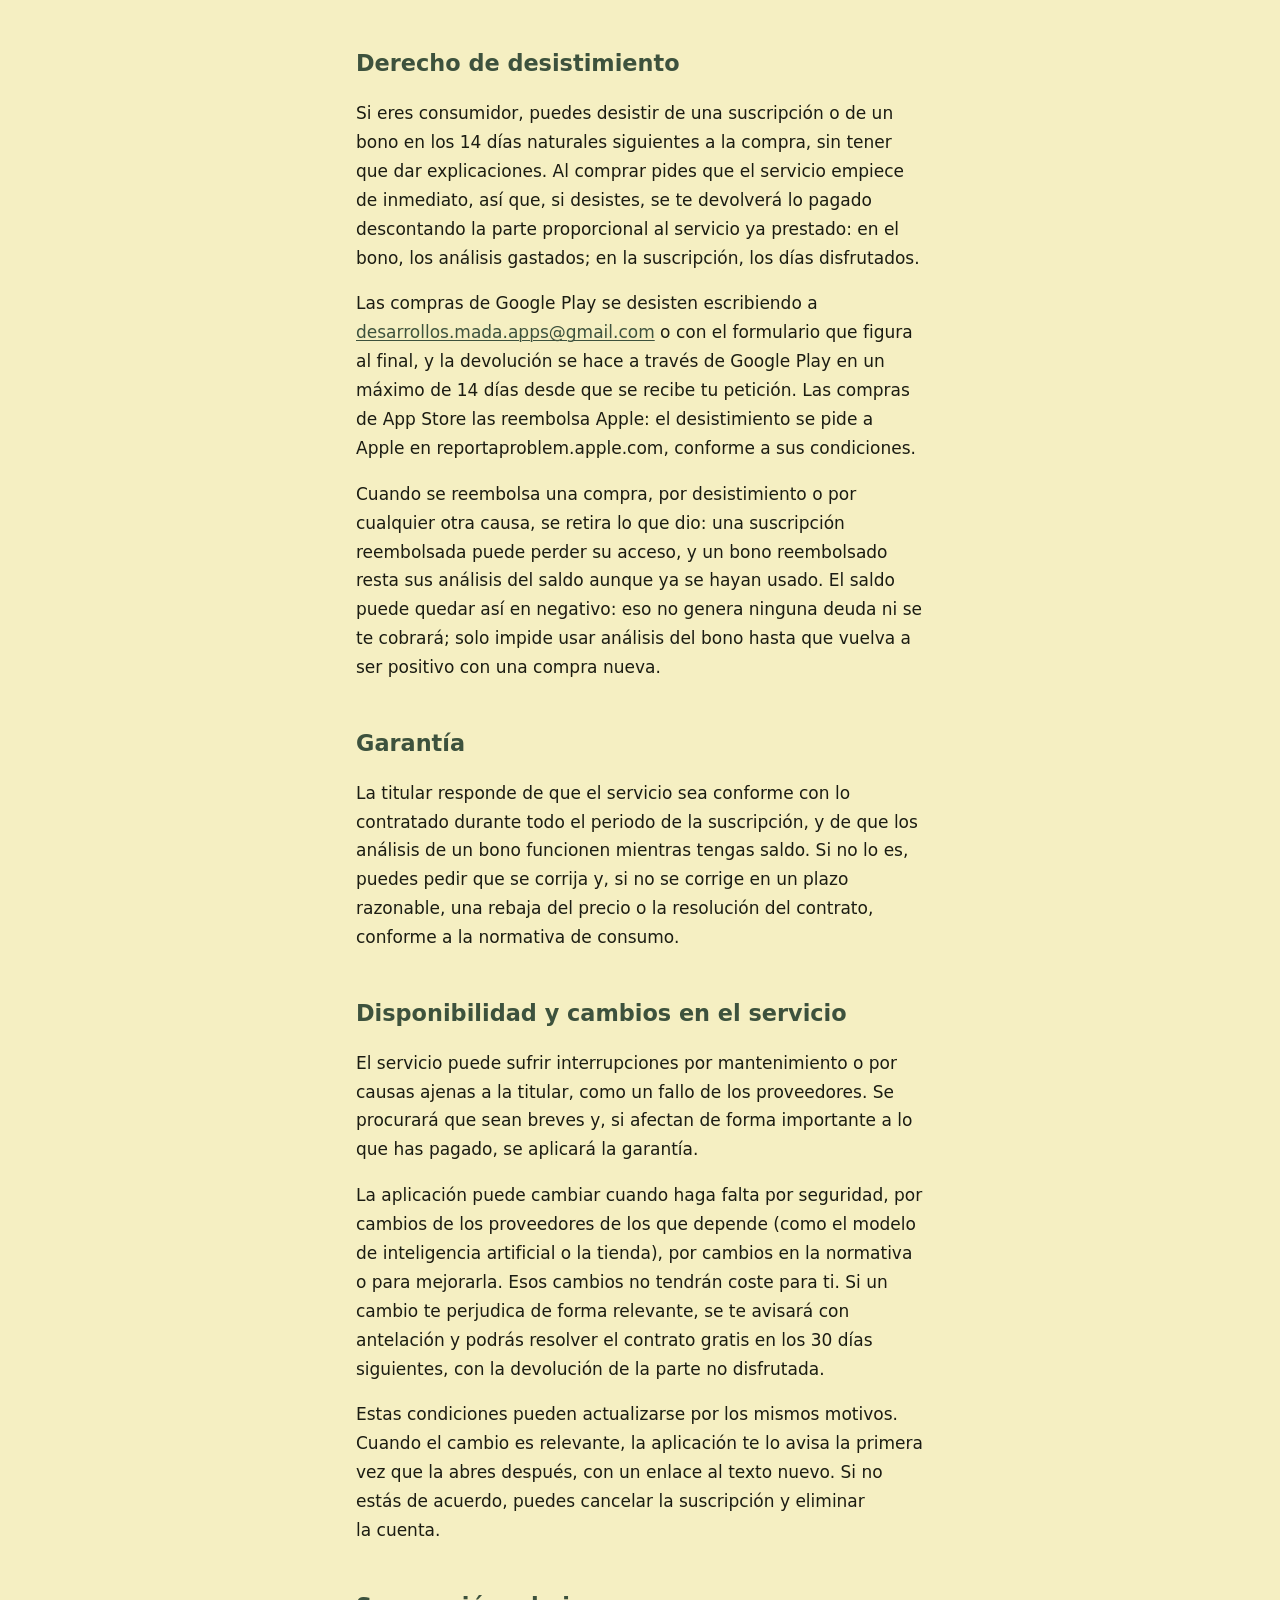
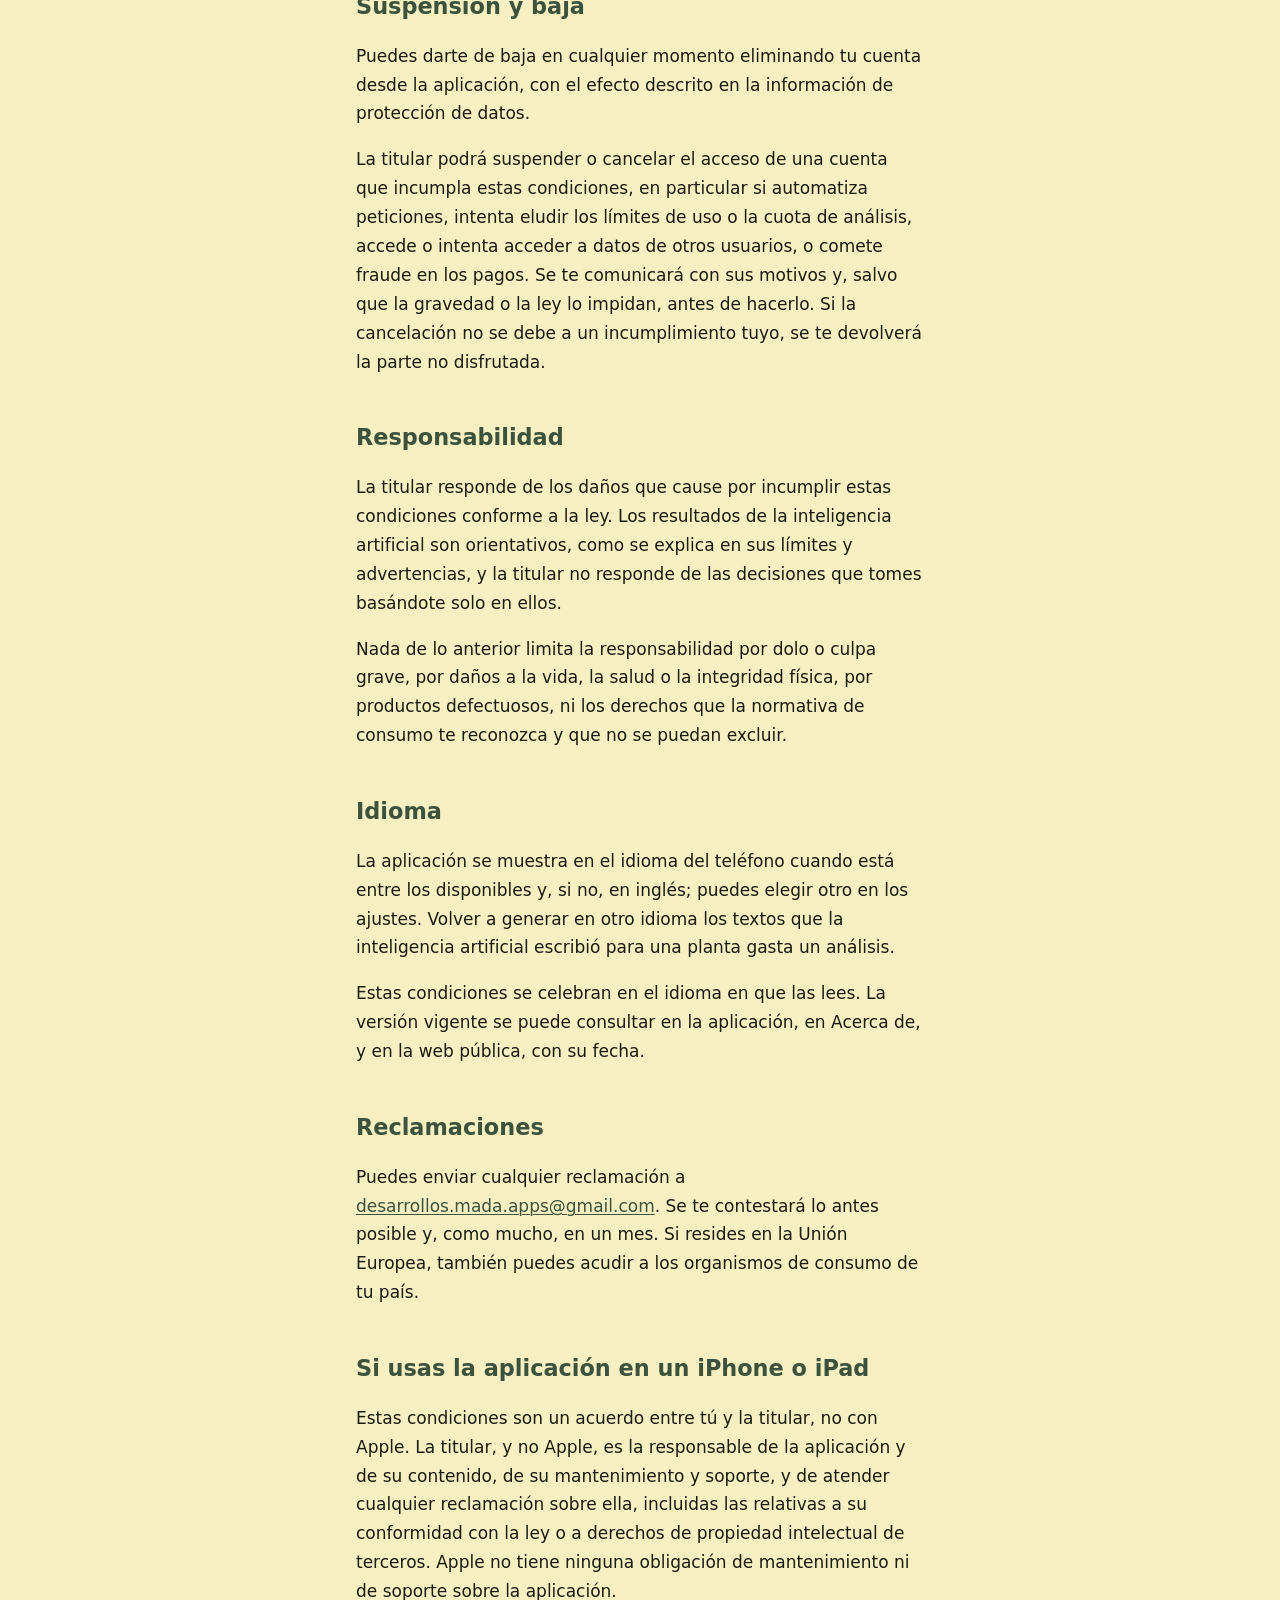
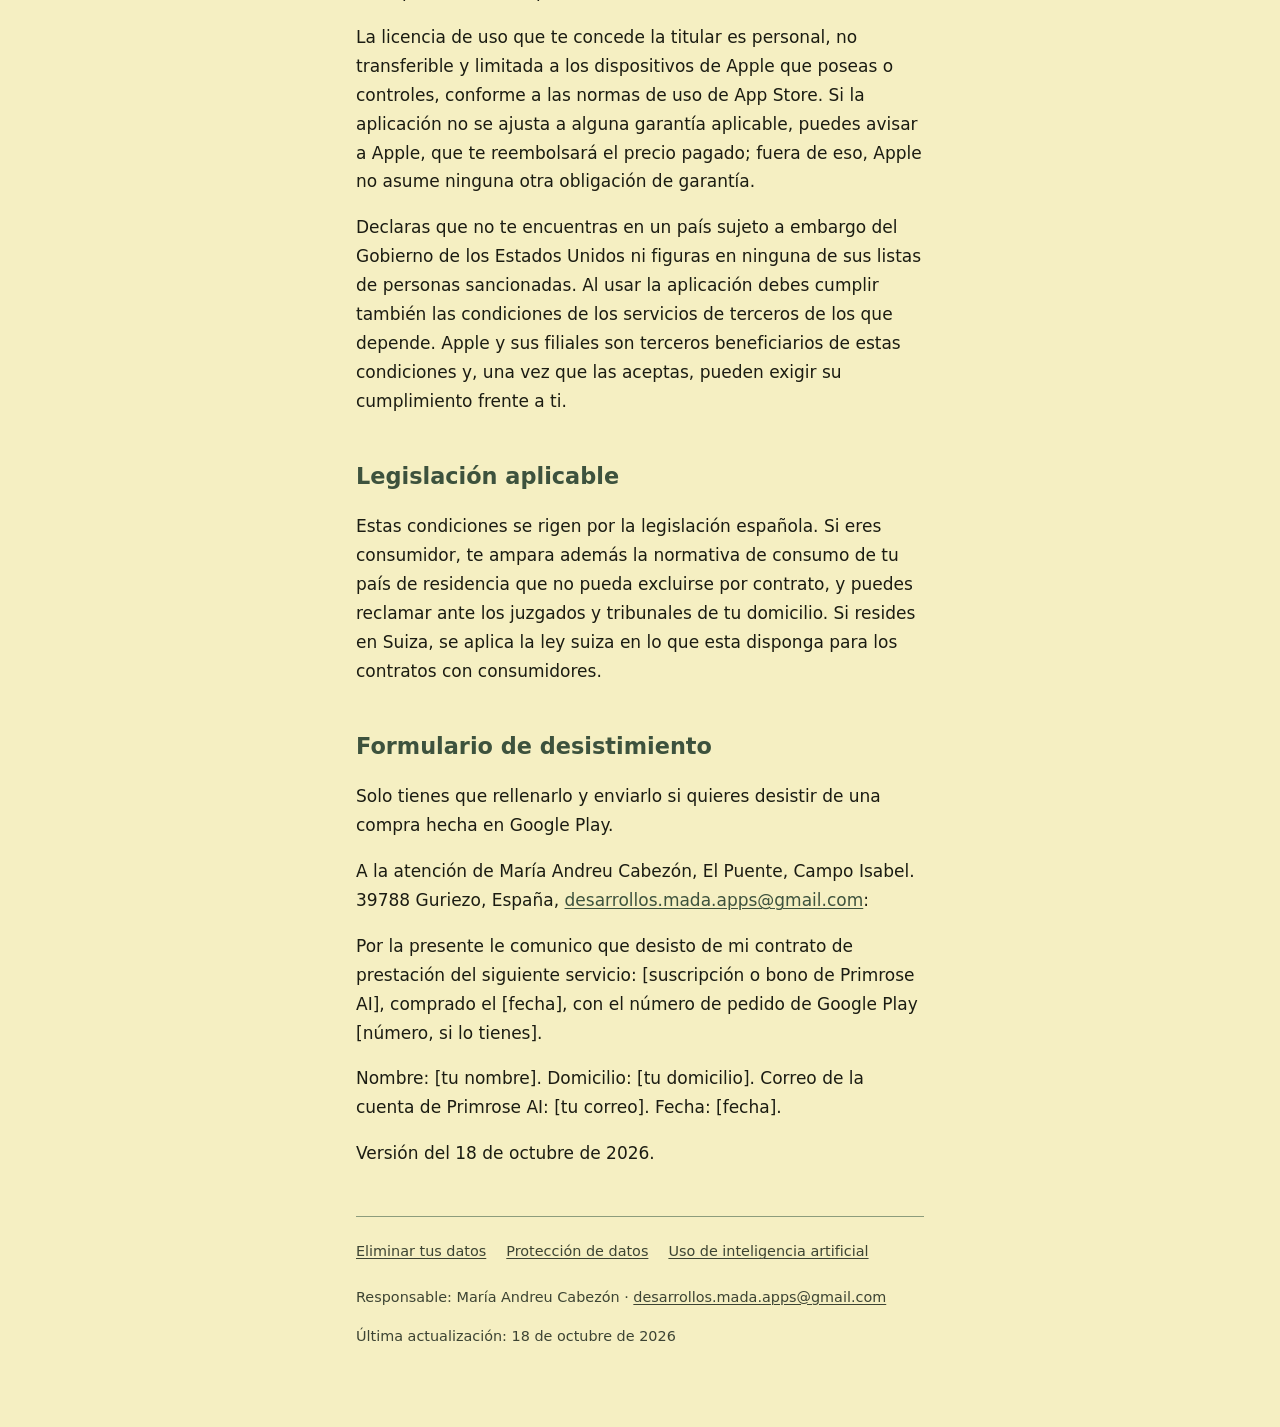
<file: terminos.html>
<!DOCTYPE html>
<html lang="es">
  <head>
    <meta charset="utf-8" />
    <meta name="viewport" content="width=device-width, initial-scale=1" />
    <title>Condiciones de uso · Primrose AI</title>
    <meta name="description" content="Las condiciones que acepta quien usa la aplicación." />
    <meta name="theme-color" content="#f5efc2" media="(prefers-color-scheme: light)" />
    <meta name="theme-color" content="#10140f" media="(prefers-color-scheme: dark)" />
    <link rel="icon" href="icono.png" type="image/png" />
    <link rel="apple-touch-icon" href="icono.png" />
    <meta property="og:site_name" content="Primrose AI" />
    <meta property="og:type" content="website" />
    <meta property="og:locale" content="es_ES" />
    <meta property="og:title" content="Condiciones de uso · Primrose AI" />
    <meta property="og:description" content="Las condiciones que acepta quien usa la aplicación." />
    <meta property="og:url" content="https://administracionmadaapps.github.io/MyGarden_web/terminos.html" />
    <meta property="og:image" content="https://administracionmadaapps.github.io/MyGarden_web/logo.jpg" />
    <meta property="og:image:width" content="1024" />
    <meta property="og:image:height" content="806" />
    <meta property="og:image:alt" content="Primrose AI" />
    <link rel="stylesheet" href="estilo.css" />
  </head>
  <body>
    <div class="envoltorio">
      <header>
        <a class="marca" href="index.html">&larr; Primrose AI</a>
        <h1>Condiciones de uso</h1>
        <p class="entradilla">Las condiciones que acepta quien usa la aplicación.</p>
      </header>
      <main>
        <nav class="contenido" aria-label="En esta página">
          <details>
            <summary>En esta página</summary>
            <ul>
            <li><a href="#titular">Titular</a></li>
            <li><a href="#quien-puede-usar-la-aplicacion">Quién puede usar la aplicación</a></li>
            <li><a href="#uso-aceptable">Uso aceptable</a></li>
            <li><a href="#propiedad-intelectual">Propiedad intelectual</a></li>
            <li><a href="#analisis-gratuitos-suscripciones-y-bonos">Análisis gratuitos, suscripciones y bonos</a></li>
            <li><a href="#derecho-de-desistimiento">Derecho de desistimiento</a></li>
            <li><a href="#garantia">Garantía</a></li>
            <li><a href="#disponibilidad-y-cambios-en-el-servicio">Disponibilidad y cambios en el servicio</a></li>
            <li><a href="#suspension-y-baja">Suspensión y baja</a></li>
            <li><a href="#responsabilidad">Responsabilidad</a></li>
            <li><a href="#idioma">Idioma</a></li>
            <li><a href="#reclamaciones">Reclamaciones</a></li>
            <li><a href="#si-usas-la-aplicacion-en-un-iphone-o-ipad">Si usas la aplicación en un iPhone o iPad</a></li>
            <li><a href="#legislacion-aplicable">Legislación aplicable</a></li>
            <li><a href="#formulario-de-desistimiento">Formulario de desistimiento</a></li>
            </ul>
          </details>
        </nav>
        <p>Estas condiciones regulan el uso de Primrose AI. Las aceptas al crear tu cuenta desde la pantalla de acceso. Forman parte de ellas la información de protección de datos y la de procesamiento e inteligencia artificial, con sus límites y advertencias. Si no estás de acuerdo, no crees la cuenta.</p>
        <h2 id="titular">Titular</h2>
        <p>Primrose AI es un servicio de María Andreu Cabezón (en adelante, la titular), con NIF 20223335X y domicilio en El Puente, Campo Isabel. 39788 Guriezo, España. Puedes escribir a <a href="mailto:desarrollos.mada.apps@gmail.com">desarrollos.mada.apps@gmail.com</a> para cualquier consulta, reclamación o petición sobre la aplicación o sobre estas condiciones.</p>
        <h2 id="quien-puede-usar-la-aplicacion">Quién puede usar la aplicación</h2>
        <p>Primrose AI está dirigida exclusivamente a personas de 18 años o más, para uso personal. Si se sabe que una cuenta pertenece a un menor de 18 años, se eliminará junto con todos sus datos.</p>
        <p>Para usarla hace falta un teléfono Android con Google Play o un iPhone con App Store, una cuenta de Google o de Apple y conexión a internet.</p>
        <h2 id="uso-aceptable">Uso aceptable</h2>
        <p>Te comprometes a no emplear la aplicación con fines ilícitos, a no subir imágenes o contenidos sobre los que no tengas derechos, a no intentar acceder a información de otros usuarios ni a la infraestructura del servicio, a no automatizar peticiones ni eludir los límites de uso, y a no realizar ingeniería inversa sobre la aplicación salvo en la medida en que la ley lo permita.</p>
        <p>Las funciones de análisis están pensadas para fotografías de plantas. Está prohibido usarlas para enviar imágenes de otra naturaleza, en particular las que muestren a otras personas o sus datos, o contenido ilícito.</p>
        <h2 id="propiedad-intelectual">Propiedad intelectual</h2>
        <p>La aplicación, su nombre, su logotipo, su código y los contenidos elaborados para ella son de la titular y están protegidos por la normativa de propiedad intelectual e industrial. Usarla no te da ningún derecho sobre ellos más allá del propio uso de la aplicación.</p>
        <p>Los textos y las fotografías que introduces siguen siendo tuyos. Al incorporarlos, concedes a la titular una licencia limitada para almacenarlos y procesarlos con el único fin de prestarte el servicio, sin cederlos a terceros ni destinarlos a otra finalidad. La licencia se extingue cuando eliminas el contenido o la cuenta.</p>
        <p>Los resultados del modelo de inteligencia artificial son para tu uso personal y no se garantiza que sean exactos ni exclusivos.</p>
        <h2 id="analisis-gratuitos-suscripciones-y-bonos">Análisis gratuitos, suscripciones y bonos</h2>
        <p>Antes de contratar nada puedes hacer tres análisis gratis para comprobar cómo funciona la aplicación. Se conceden una sola vez por cuenta y no se renuevan. Después, la identificación de especies y la revisión del estado de las plantas necesitan una suscripción activa o saldo de un bono.</p>
        <p>Las suscripciones son mensuales y cada plan da un número de análisis al mes. Los planes, sus precios (impuestos incluidos) y los análisis de cada uno se muestran en la aplicación y en la tienda antes de confirmar la compra. Los análisis que no se usan en un mes no pasan al siguiente.</p>
        <p>Las suscripciones se contratan y se pagan a través de la tienda de aplicaciones (Google Play en Android, App Store en iPhone) y se renuevan solas cada mes hasta que las canceles. Se gestionan y se cancelan desde la tienda: en Google Play, en Pagos y suscripciones; en iPhone, en Ajustes, tu nombre, Suscripciones. Al cancelar, el plan sigue activo hasta el final del mes pagado y no se vuelve a cobrar.</p>
        <p>Para contratar, eliges el plan en la aplicación y confirmas el pago en la pantalla de la tienda, que es donde puedes revisar el precio y corregir cualquier error antes de pagar. La tienda te envía el justificante de la compra.</p>
        <p>Al pasar a un plan con más análisis, se cobra en ese momento el precio entero del plan nuevo y su mes empieza ese día, con todos sus análisis. Los análisis que quedaran sin usar del plan anterior no se conservan, pero lo que quedaba pagado de él no se pierde: la tienda lo convierte en tiempo y retrasa la siguiente fecha de cobro del plan nuevo en proporción a lo que valía. El paso a un plan con menos análisis se aplica en la siguiente renovación y, hasta entonces, se mantiene el plan contratado.</p>
        <p>El bono es una compra única de análisis adicionales, que puede hacerse con o sin suscripción. Sus análisis no caducan y se usan cuando se acaban los del plan o los gratuitos.</p>
        <p>Si el precio de un plan sube, se te avisará con al menos 30 días de antelación y podrás cancelar antes de que se aplique. La tienda te pedirá además que lo aceptes cuando la normativa de tu país así lo exija.</p>
        <p>Eliminar la cuenta no cancela la suscripción, que se paga a través de la tienda: hay que cancelarla allí.</p>
        <h2 id="derecho-de-desistimiento">Derecho de desistimiento</h2>
        <p>Si eres consumidor, puedes desistir de una suscripción o de un bono en los 14 días naturales siguientes a la compra, sin tener que dar explicaciones. Al comprar pides que el servicio empiece de inmediato, así que, si desistes, se te devolverá lo pagado descontando la parte proporcional al servicio ya prestado: en el bono, los análisis gastados; en la suscripción, los días disfrutados.</p>
        <p>Las compras de Google Play se desisten escribiendo a <a href="mailto:desarrollos.mada.apps@gmail.com">desarrollos.mada.apps@gmail.com</a> o con el formulario que figura al final, y la devolución se hace a través de Google Play en un máximo de 14 días desde que se recibe tu petición. Las compras de App Store las reembolsa Apple: el desistimiento se pide a Apple en reportaproblem.apple.com, conforme a sus condiciones.</p>
        <p>Cuando se reembolsa una compra, por desistimiento o por cualquier otra causa, se retira lo que dio: una suscripción reembolsada puede perder su acceso, y un bono reembolsado resta sus análisis del saldo aunque ya se hayan usado. El saldo puede quedar así en negativo: eso no genera ninguna deuda ni se te cobrará; solo impide usar análisis del bono hasta que vuelva a ser positivo con una compra nueva.</p>
        <h2 id="garantia">Garantía</h2>
        <p>La titular responde de que el servicio sea conforme con lo contratado durante todo el periodo de la suscripción, y de que los análisis de un bono funcionen mientras tengas saldo. Si no lo es, puedes pedir que se corrija y, si no se corrige en un plazo razonable, una rebaja del precio o la resolución del contrato, conforme a la normativa de consumo.</p>
        <h2 id="disponibilidad-y-cambios-en-el-servicio">Disponibilidad y cambios en el servicio</h2>
        <p>El servicio puede sufrir interrupciones por mantenimiento o por causas ajenas a la titular, como un fallo de los proveedores. Se procurará que sean breves y, si afectan de forma importante a lo que has pagado, se aplicará la garantía.</p>
        <p>La aplicación puede cambiar cuando haga falta por seguridad, por cambios de los proveedores de los que depende (como el modelo de inteligencia artificial o la tienda), por cambios en la normativa o para mejorarla. Esos cambios no tendrán coste para ti. Si un cambio te perjudica de forma relevante, se te avisará con antelación y podrás resolver el contrato gratis en los 30 días siguientes, con la devolución de la parte no disfrutada.</p>
        <p>Estas condiciones pueden actualizarse por los mismos motivos. Cuando el cambio es relevante, la aplicación te lo avisa la primera vez que la abres después, con un enlace al texto nuevo. Si no estás de acuerdo, puedes cancelar la suscripción y eliminar la cuenta.</p>
        <h2 id="suspension-y-baja">Suspensión y baja</h2>
        <p>Puedes darte de baja en cualquier momento eliminando tu cuenta desde la aplicación, con el efecto descrito en la información de protección de datos.</p>
        <p>La titular podrá suspender o cancelar el acceso de una cuenta que incumpla estas condiciones, en particular si automatiza peticiones, intenta eludir los límites de uso o la cuota de análisis, accede o intenta acceder a datos de otros usuarios, o comete fraude en los pagos. Se te comunicará con sus motivos y, salvo que la gravedad o la ley lo impidan, antes de hacerlo. Si la cancelación no se debe a un incumplimiento tuyo, se te devolverá la parte no disfrutada.</p>
        <h2 id="responsabilidad">Responsabilidad</h2>
        <p>La titular responde de los daños que cause por incumplir estas condiciones conforme a la ley. Los resultados de la inteligencia artificial son orientativos, como se explica en sus límites y advertencias, y la titular no responde de las decisiones que tomes basándote solo en ellos.</p>
        <p>Nada de lo anterior limita la responsabilidad por dolo o culpa grave, por daños a la vida, la salud o la integridad física, por productos defectuosos, ni los derechos que la normativa de consumo te reconozca y que no se puedan excluir.</p>
        <h2 id="idioma">Idioma</h2>
        <p>La aplicación se muestra en el idioma del teléfono cuando está entre los disponibles y, si no, en inglés; puedes elegir otro en los ajustes. Volver a generar en otro idioma los textos que la inteligencia artificial escribió para una planta gasta un análisis.</p>
        <p>Estas condiciones se celebran en el idioma en que las lees. La versión vigente se puede consultar en la aplicación, en Acerca de, y en la web pública, con su fecha.</p>
        <h2 id="reclamaciones">Reclamaciones</h2>
        <p>Puedes enviar cualquier reclamación a <a href="mailto:desarrollos.mada.apps@gmail.com">desarrollos.mada.apps@gmail.com</a>. Se te contestará lo antes posible y, como mucho, en un mes. Si resides en la Unión Europea, también puedes acudir a los organismos de consumo de tu país.</p>
        <h2 id="si-usas-la-aplicacion-en-un-iphone-o-ipad">Si usas la aplicación en un iPhone o iPad</h2>
        <p>Estas condiciones son un acuerdo entre tú y la titular, no con Apple. La titular, y no Apple, es la responsable de la aplicación y de su contenido, de su mantenimiento y soporte, y de atender cualquier reclamación sobre ella, incluidas las relativas a su conformidad con la ley o a derechos de propiedad intelectual de terceros. Apple no tiene ninguna obligación de mantenimiento ni de soporte sobre la aplicación.</p>
        <p>La licencia de uso que te concede la titular es personal, no transferible y limitada a los dispositivos de Apple que poseas o controles, conforme a las normas de uso de App Store. Si la aplicación no se ajusta a alguna garantía aplicable, puedes avisar a Apple, que te reembolsará el precio pagado; fuera de eso, Apple no asume ninguna otra obligación de garantía.</p>
        <p>Declaras que no te encuentras en un país sujeto a embargo del Gobierno de los Estados Unidos ni figuras en ninguna de sus listas de personas sancionadas. Al usar la aplicación debes cumplir también las condiciones de los servicios de terceros de los que depende. Apple y sus filiales son terceros beneficiarios de estas condiciones y, una vez que las aceptas, pueden exigir su cumplimiento frente a ti.</p>
        <h2 id="legislacion-aplicable">Legislación aplicable</h2>
        <p>Estas condiciones se rigen por la legislación española. Si eres consumidor, te ampara además la normativa de consumo de tu país de residencia que no pueda excluirse por contrato, y puedes reclamar ante los juzgados y tribunales de tu domicilio. Si resides en Suiza, se aplica la ley suiza en lo que esta disponga para los contratos con consumidores.</p>
        <h2 id="formulario-de-desistimiento">Formulario de desistimiento</h2>
        <p>Solo tienes que rellenarlo y enviarlo si quieres desistir de una compra hecha en Google Play.</p>
        <p>A la atención de María Andreu Cabezón, El Puente, Campo Isabel. 39788 Guriezo, España, <a href="mailto:desarrollos.mada.apps@gmail.com">desarrollos.mada.apps@gmail.com</a>:</p>
        <p>Por la presente le comunico que desisto de mi contrato de prestación del siguiente servicio: [suscripción o bono de Primrose AI], comprado el [fecha], con el número de pedido de Google Play [número, si lo tienes].</p>
        <p>Nombre: [tu nombre]. Domicilio: [tu domicilio]. Correo de la cuenta de Primrose AI: [tu correo]. Fecha: [fecha].</p>
        <p>Versión del 18 de octubre de 2026.</p>
      </main>
      <footer>
        <nav aria-label="Otras páginas">
          <ul>
            <li><a href="borrar-datos.html">Eliminar tus datos</a></li>
            <li><a href="privacidad.html">Protección de datos</a></li>
            <li><a href="ia.html">Uso de inteligencia artificial</a></li>
          </ul>
        </nav>
        <p>
          Responsable: María Andreu Cabezón &middot;
          <a href="mailto:desarrollos.mada.apps@gmail.com">desarrollos.mada.apps@gmail.com</a>
        </p>
        <p>Última actualización: 18 de octubre de 2026</p>
      </footer>
    </div>
  </body>
</html>
</file>
<file: estilo.css>
/*
 * Los colores son los de la app (ver Color.kt en el repositorio de MyGarden),
 * para que quien llegue aquí desde la ficha de Play reconozca que es lo mismo.
 * La escala de superficies está rota a propósito allí —la tarjeta es más
 * oscura que el fondo— y aquí se respeta por la misma razón.
 */
:root {
  --fondo: #f5efc2;
  --superficie: #fffdf0;
  --tarjeta: #b1c79d;
  --texto: #1b1c12;
  --texto-suave: #3d4433;
  --primario: #3d523d;
  --acento: #f3b4a9;
  --borde: #8c9c7c;
  /* Scrollbars y fondo previo a la carga siguen el esquema, no solo la página. */
  color-scheme: light dark;
}

@media (prefers-color-scheme: dark) {
  :root {
    --fondo: #10140f;
    --superficie: #1b211a;
    --tarjeta: #2a302a;
    --texto: #e0e4db;
    --texto-suave: #c2c9bd;
    --primario: #a8cfa0;
    --acento: #f3b4a9;
    --borde: #46503f;
  }
}

* {
  box-sizing: border-box;
}

body {
  margin: 0;
  padding: 0;
  background: var(--fondo);
  color: var(--texto);
  /*
   * Fuentes del sistema: sin licencia que cumplir, sin descargar nada y, sobre
   * todo, sin pedirle ficheros a Google desde la página que explica a quién
   * van los datos del lector.
   */
  font-family: system-ui, -apple-system, "Segoe UI", Roboto, sans-serif;
  /* Un texto legal se lee entero o no se lee: interlineado generoso. */
  line-height: 1.7;
  /* 17px, pero en rem: respeta el tamaño de texto que el usuario tenga elegido. */
  font-size: 1.0625rem;
}

.envoltorio {
  /* Unos 70 caracteres por línea (medido), que es donde deja de cansar. */
  max-width: 38rem;
  margin: 0 auto;
  padding: 1.5rem 1.25rem 4rem;
}

header {
  border-bottom: 1px solid var(--borde);
  margin-bottom: 2rem;
  padding-bottom: 1rem;
}

.marca {
  display: inline-flex;
  align-items: baseline;
  gap: 0.4rem;
  color: var(--primario);
  font-weight: 700;
  font-size: 1.05rem;
  text-decoration: none;
  /* Es la única vía de vuelta: que se acierte con el pulgar. */
  padding-block: 0.6rem;
}

.marca:hover {
  text-decoration: underline;
}

h1 {
  font-size: 1.9rem;
  line-height: 1.25;
  margin: 1.2rem 0 0.4rem;
  color: var(--texto);
}

/* Con 1.15rem el h2 medía 18px sobre 17px de cuerpo: no se veía al escanear. */
h2 {
  font-size: 1.4rem;
  margin: 2.6rem 0 0.5rem;
  color: var(--primario);
}

/* Los apartados que cuelgan de un grupo: solo los hay en la página de IA. */
h3 {
  font-size: 1.2rem;
  margin: 1.8rem 0 0.4rem;
  color: var(--primario);
}

h1,
h2,
h3 {
  text-wrap: balance;
}

/* Al saltar desde el índice, que el título no quede pegado al borde. */
h2,
h3 {
  scroll-margin-top: 1rem;
}

p,
.indice span {
  text-wrap: pretty;
}

.entradilla {
  color: var(--texto-suave);
  margin-top: 0;
}

/*
 * La portada: el logo hace de título. El dibujo trae su fondo blanco pegado
 * -viene del mismo fichero que usa la app- y en modo oscuro se ve como una
 * tarjeta clara. Es a propósito: la app hace lo mismo, recortándolo con
 * esquinas redondeadas sobre la foto de portada.
 */
header.portada {
  text-align: center;
}

.logo {
  margin: 0.5rem 0 0;
}

.logo img {
  display: block;
  margin: 0 auto;
  width: min(15rem, 70%);
  height: auto;
  border-radius: 20px;
}

.lema {
  color: var(--texto-suave);
  margin: 0.6rem 0 1.2rem;
  font-size: 1.15rem;
}

a {
  color: var(--primario);
  text-decoration-thickness: 1px;
  text-underline-offset: 2px;
}

a:focus-visible,
summary:focus-visible {
  outline: 3px solid var(--primario);
  outline-offset: 2px;
}

/* Las tarjetas del índice: el mismo salvia que la app usa para las suyas. */
.indice {
  list-style: none;
  padding: 0;
  margin: 2rem 0 0;
  display: grid;
  gap: 0.75rem;
}

.indice a {
  display: block;
  background: var(--tarjeta);
  color: var(--texto);
  padding: 1rem 1.25rem;
  border-radius: 14px;
  text-decoration: none;
  border: 1px solid transparent;
}

.indice a:hover,
.indice a:focus-visible {
  border-color: var(--primario);
}

.indice strong {
  display: block;
  font-size: 1.05rem;
}

.indice span {
  color: var(--texto-suave);
  font-size: 0.92rem;
}

/*
 * La tarjeta de lo que más se viene a buscar, rellena para que se vea la
 * primera. Texto en --fondo sobre --primario: el par invertido de los enlaces,
 * con el mismo contraste (7,3:1 en claro, 10,7:1 en oscuro).
 */
.indice a.principal {
  background: var(--primario);
  color: var(--fondo);
}

.indice a.principal span {
  color: var(--fondo);
}

.indice a.principal:hover,
.indice a.principal:focus-visible {
  border-color: var(--fondo);
}

/* "En esta página": plegado, para no empujar el texto hacia abajo. */
.contenido {
  border: 1px solid var(--borde);
  border-radius: 12px;
  padding: 0 1.25rem;
  margin: 0 0 1.5rem;
}

.contenido summary {
  cursor: pointer;
  font-weight: 700;
  color: var(--primario);
  padding-block: 0.7rem;
}

.contenido ul {
  list-style: none;
  padding: 0;
  margin: 0 0 0.6rem;
}

.contenido a {
  display: block;
  padding-block: 0.3rem;
}

.contenido .sub {
  margin-left: 1.1rem;
}

/*
 * Lo que el lector tiene que hacer o no puede pasar por alto: las dos vías
 * para borrar sus datos y los avisos de toxicidad. Lleva dentro su título.
 */
.destacado {
  background: var(--superficie);
  border: 1px solid var(--borde);
  border-left: 5px solid var(--acento);
  border-radius: 12px;
  padding: 1rem 1.25rem;
  margin: 1.5rem 0;
}

.destacado > :first-child {
  margin-top: 0;
}

.destacado > :last-child {
  margin-bottom: 0;
}

footer {
  border-top: 1px solid var(--borde);
  margin-top: 3rem;
  padding-top: 1rem;
  color: var(--texto-suave);
  font-size: 0.9rem;
}

footer a {
  color: var(--texto-suave);
}

/* Las demás páginas. El alto del enlace es para que se acierte con el pulgar. */
footer nav ul {
  list-style: none;
  padding: 0;
  margin: 0 0 0.75rem;
  display: flex;
  flex-wrap: wrap;
  gap: 0 1.25rem;
}

footer nav a {
  display: inline-block;
  padding-block: 0.4rem;
}

/* Una línea de teléfono no aguanta 17px con márgenes de escritorio. */
@media (max-width: 30rem) {
  body {
    font-size: 1rem;
  }

  h1 {
    font-size: 1.75rem;
  }

  .envoltorio {
    padding: 1.25rem 1rem 3rem;
  }
}
</file>
